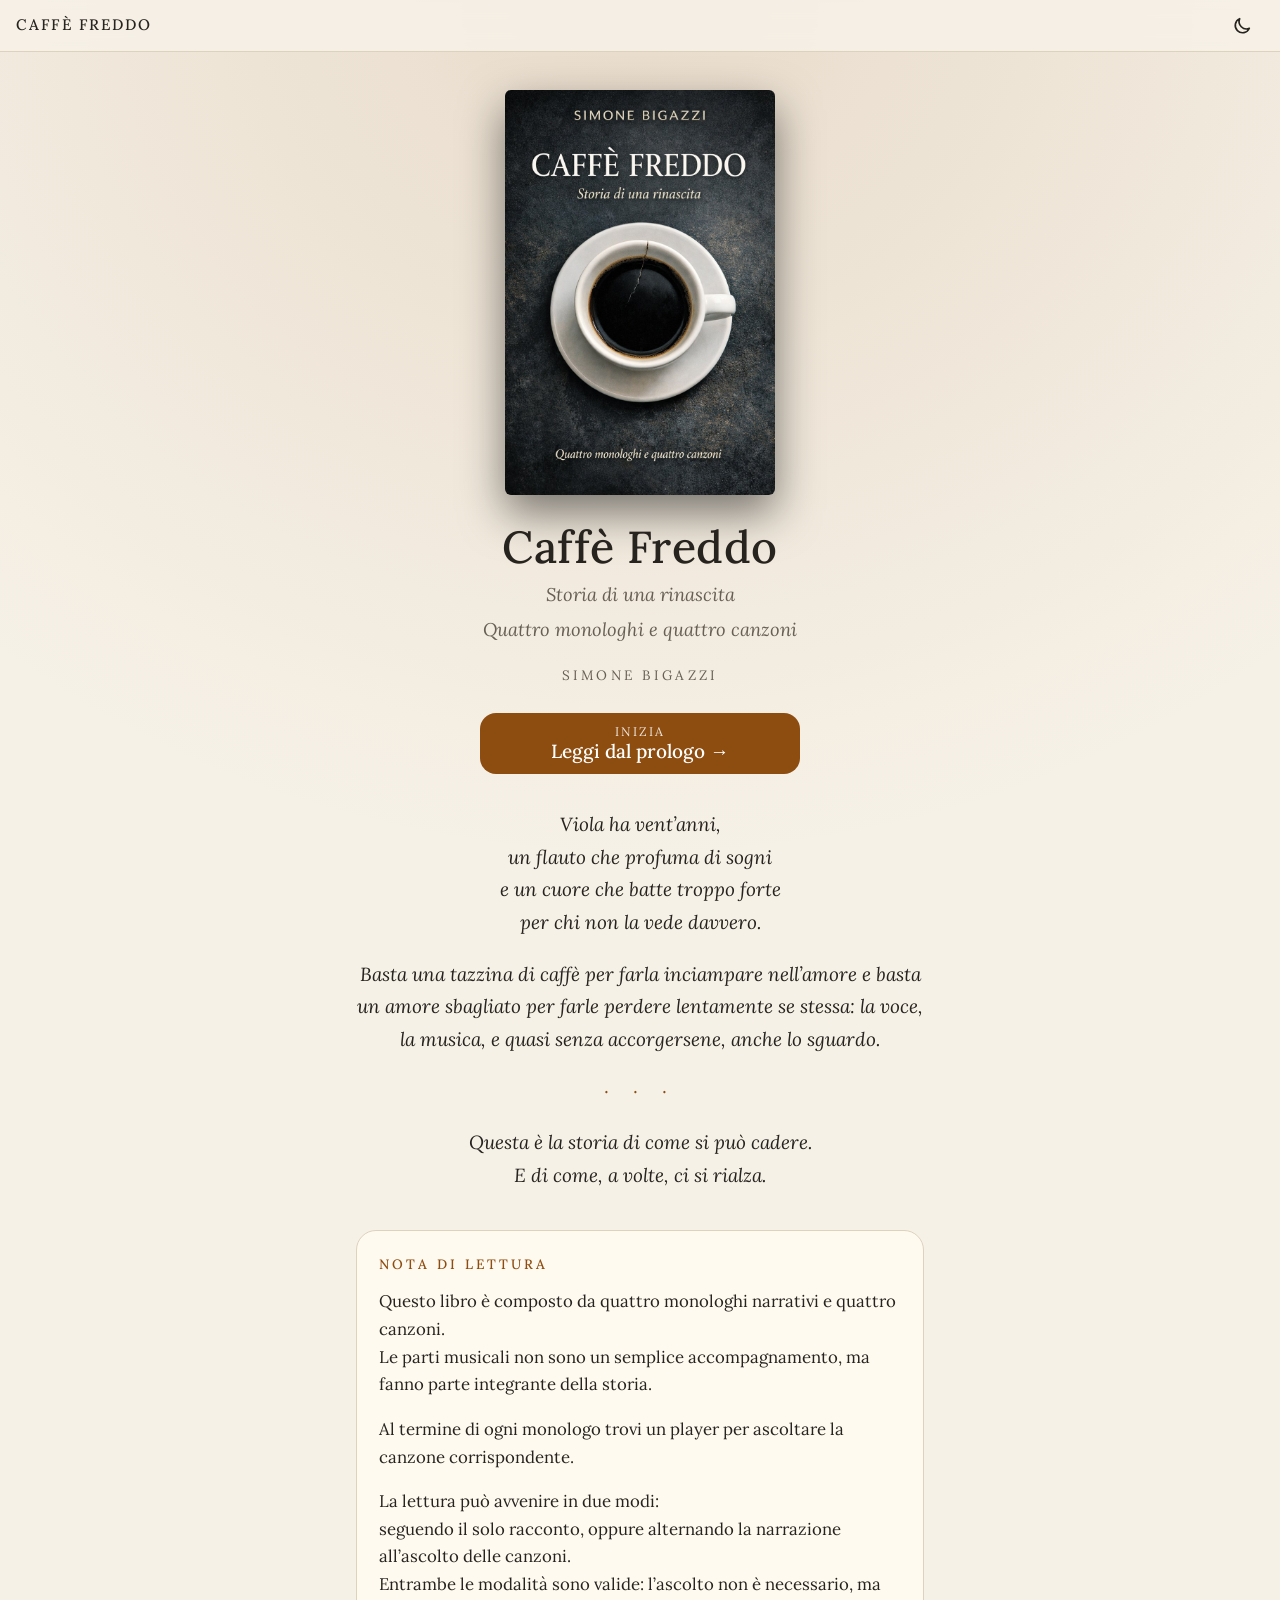
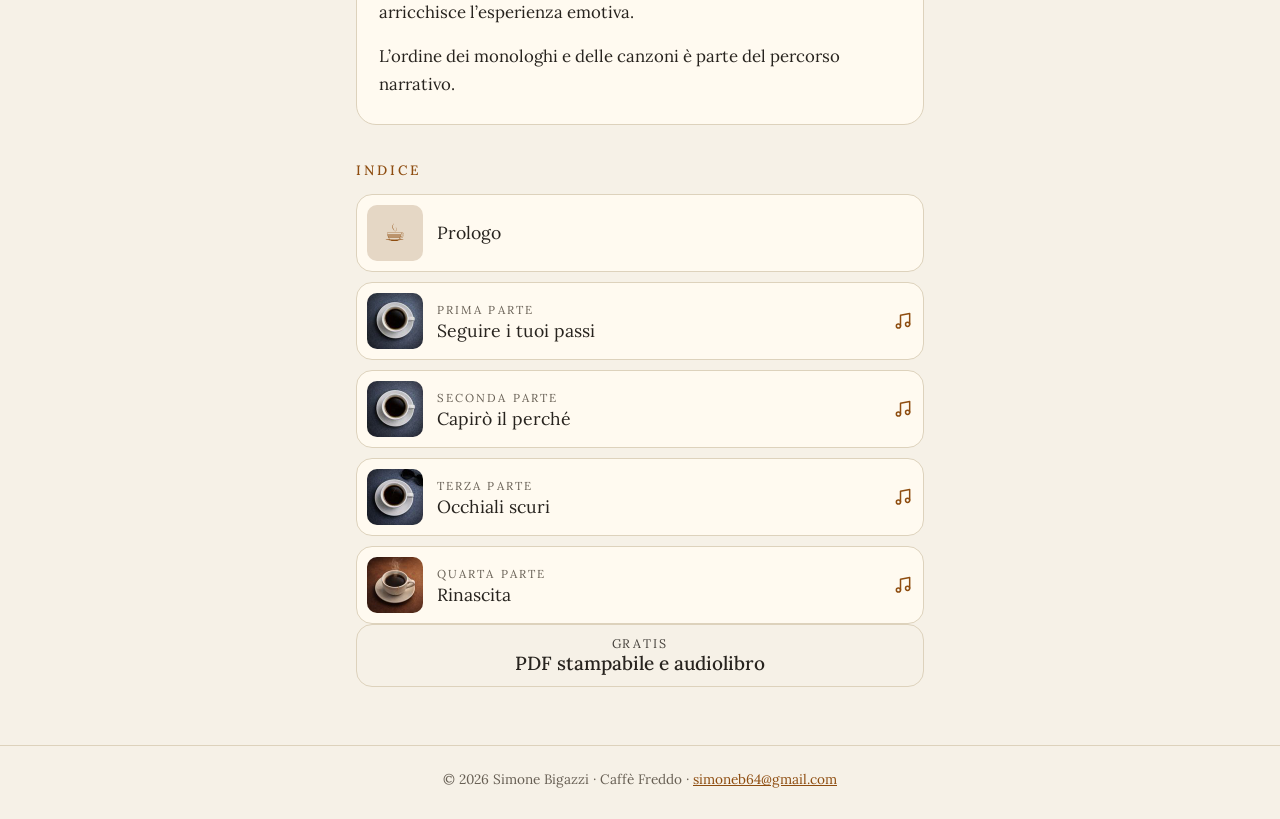
<file: index.html>
<!doctype html>
<html lang="it">
<head>
<meta charset="utf-8">
<meta name="viewport" content="width=device-width,initial-scale=1,viewport-fit=cover">
<title>Caffè Freddo · Storia di una rinascita</title>
<meta name="description" content="Caffè Freddo, Storia di una rinascita. Quattro monologhi e quattro canzoni da leggere e ascoltare. Di Simone Bigazzi.">
<meta name="author" content="Simone Bigazzi">
<meta name="theme-color" content="#12151b" media="(prefers-color-scheme: dark)">
<meta name="theme-color" content="#f6f1e7" media="(prefers-color-scheme: light)">
<link rel="icon" href="favicon.svg" type="image/svg+xml">
<link rel="preload" href="fonts/lora.woff2" as="font" type="font/woff2" crossorigin>
<link rel="stylesheet" href="css/style.css">
<meta property="og:type" content="book">
<meta property="og:locale" content="it_IT">
<meta property="og:site_name" content="Caffè Freddo">
<meta property="og:title" content="Caffè Freddo — Storia di una rinascita">
<meta property="og:description" content="Caffè Freddo, Storia di una rinascita. Quattro monologhi e quattro canzoni da leggere e ascoltare. Di Simone Bigazzi.">
<meta property="og:url" content="https://simone-neverstudio.github.io/caffe-freddo/index.html">
<meta property="og:image" content="https://simone-neverstudio.github.io/caffe-freddo/images/og.jpg">
<meta property="og:image:width" content="1200">
<meta property="og:image:height" content="630">
<meta name="twitter:card" content="summary_large_image">
<link rel="canonical" href="https://simone-neverstudio.github.io/caffe-freddo/index.html">
<script>try{var t=localStorage.getItem('cf-theme');if(t)document.documentElement.setAttribute('data-theme',t)}catch(e){}</script>
</head>
<body>
<div id="progress" aria-hidden="true"></div>
<header class="bar">
<a class="brand" href="index.html">Caffè Freddo</a>
<button id="theme" type="button" aria-label="Cambia tema"></button>
</header>
<main>
<section class="hero">
<img class="cover" src="images/cover.jpg" width="768" height="1152" alt="Copertina: Caffè Freddo, Storia di una rinascita, di Simone Bigazzi. Una tazzina di caffè incrinata." fetchpriority="high">
<h1>Caffè Freddo</h1>
<p class="sub">Storia di una rinascita</p>
<p class="sub">Quattro monologhi e quattro canzoni</p>
<p class="author">Simone Bigazzi</p>
<a class="btn primary" href="prologo.html"><small>Inizia</small><span>Leggi dal prologo →</span></a>
</section>
<div class="blurb">
<p>Viola ha vent’anni,<br>un flauto che profuma di sogni<br>e un cuore che batte troppo forte<br>per chi non la vede davvero.</p>
<p>Basta una tazzina di caffè per farla inciampare nell’amore e basta un amore sbagliato per farle perdere lentamente se stessa: la voce, la musica, e quasi senza accorgersene, anche lo sguardo.</p>
<p><span class="dots" aria-hidden="true">· · ·</span></p>
<p>Questa è la storia di come si può cadere.<br>E di come, a volte, ci si rialza.</p>
</div>
<section class="card" aria-labelledby="nota"><h2 id="nota">Nota di lettura</h2>
<p>Questo libro è composto da quattro monologhi narrativi e quattro canzoni.<br>Le parti musicali non sono un semplice accompagnamento, ma fanno parte integrante della storia.</p>
<p>Al termine di ogni monologo trovi un player per ascoltare la canzone corrispondente.</p>
<p>La lettura può avvenire in due modi:<br>seguendo il solo racconto, oppure alternando la narrazione all’ascolto delle canzoni.<br>Entrambe le modalità sono valide: l’ascolto non è necessario, ma arricchisce l’esperienza emotiva.</p>
<p>L’ordine dei monologhi e delle canzoni è parte del percorso narrativo.</p>
</section>
<h2 class="toc-title">Indice</h2>
<ol class="toc">
<li><a href="prologo.html"><span class="ph" aria-hidden="true">☕︎</span><span><span class="t">Prologo</span></span></a></li>
<li><a href="prima-parte.html"><img src="images/parte-01-thumb.jpg" width="56" height="56" alt="" loading="lazy"><span><span class="e">Prima parte</span><span class="t">Seguire i tuoi passi</span></span><span class="n" title="Con canzone"><svg viewBox="0 0 24 24" fill="none" stroke="currentColor" stroke-width="1.8" stroke-linecap="round" stroke-linejoin="round" aria-hidden="true"><path d="M9 18V5l11-2v13"/><circle cx="6.5" cy="18" r="2.5"/><circle cx="17.5" cy="16" r="2.5"/></svg></span></a></li>
<li><a href="seconda-parte.html"><img src="images/parte-02-thumb.jpg" width="56" height="56" alt="" loading="lazy"><span><span class="e">Seconda parte</span><span class="t">Capirò il perché</span></span><span class="n" title="Con canzone"><svg viewBox="0 0 24 24" fill="none" stroke="currentColor" stroke-width="1.8" stroke-linecap="round" stroke-linejoin="round" aria-hidden="true"><path d="M9 18V5l11-2v13"/><circle cx="6.5" cy="18" r="2.5"/><circle cx="17.5" cy="16" r="2.5"/></svg></span></a></li>
<li><a href="terza-parte.html"><img src="images/parte-03-thumb.jpg" width="56" height="56" alt="" loading="lazy"><span><span class="e">Terza parte</span><span class="t">Occhiali scuri</span></span><span class="n" title="Con canzone"><svg viewBox="0 0 24 24" fill="none" stroke="currentColor" stroke-width="1.8" stroke-linecap="round" stroke-linejoin="round" aria-hidden="true"><path d="M9 18V5l11-2v13"/><circle cx="6.5" cy="18" r="2.5"/><circle cx="17.5" cy="16" r="2.5"/></svg></span></a></li>
<li><a href="quarta-parte.html"><img src="images/parte-04-thumb.jpg" width="56" height="56" alt="" loading="lazy"><span><span class="e">Quarta parte</span><span class="t">Rinascita</span></span><span class="n" title="Con canzone"><svg viewBox="0 0 24 24" fill="none" stroke="currentColor" stroke-width="1.8" stroke-linecap="round" stroke-linejoin="round" aria-hidden="true"><path d="M9 18V5l11-2v13"/><circle cx="6.5" cy="18" r="2.5"/><circle cx="17.5" cy="16" r="2.5"/></svg></span></a></li>
</ol>
<p style="text-align:center;margin:0 0 34px"><a class="btn ghost" href="risorse.html"><small>Gratis</small><span>PDF stampabile e audiolibro</span></a></p>
</main>
<footer><p>© 2026 Simone Bigazzi · Caffè Freddo · <a href="mailto:simoneb64@gmail.com">simoneb64@gmail.com</a></p></footer>
<script src="js/app.js" defer></script>
</body>
</html>
</file>
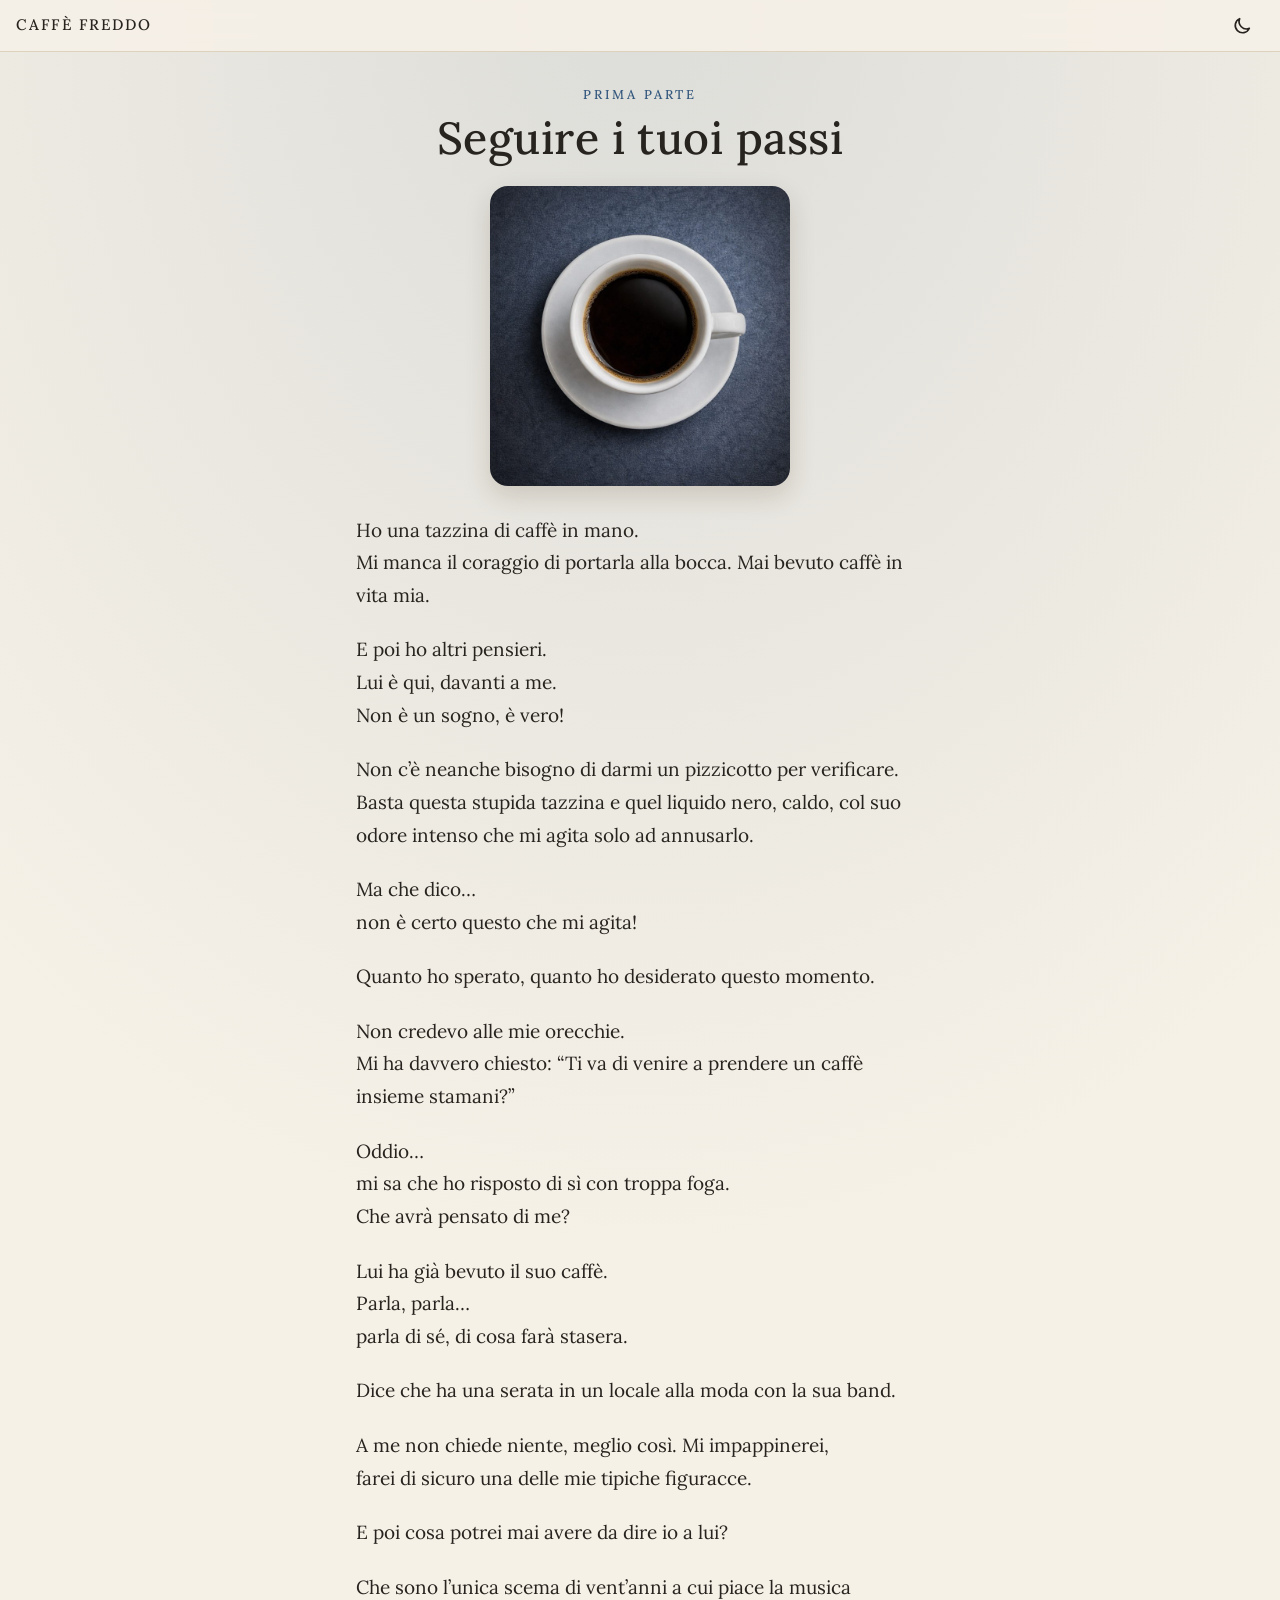
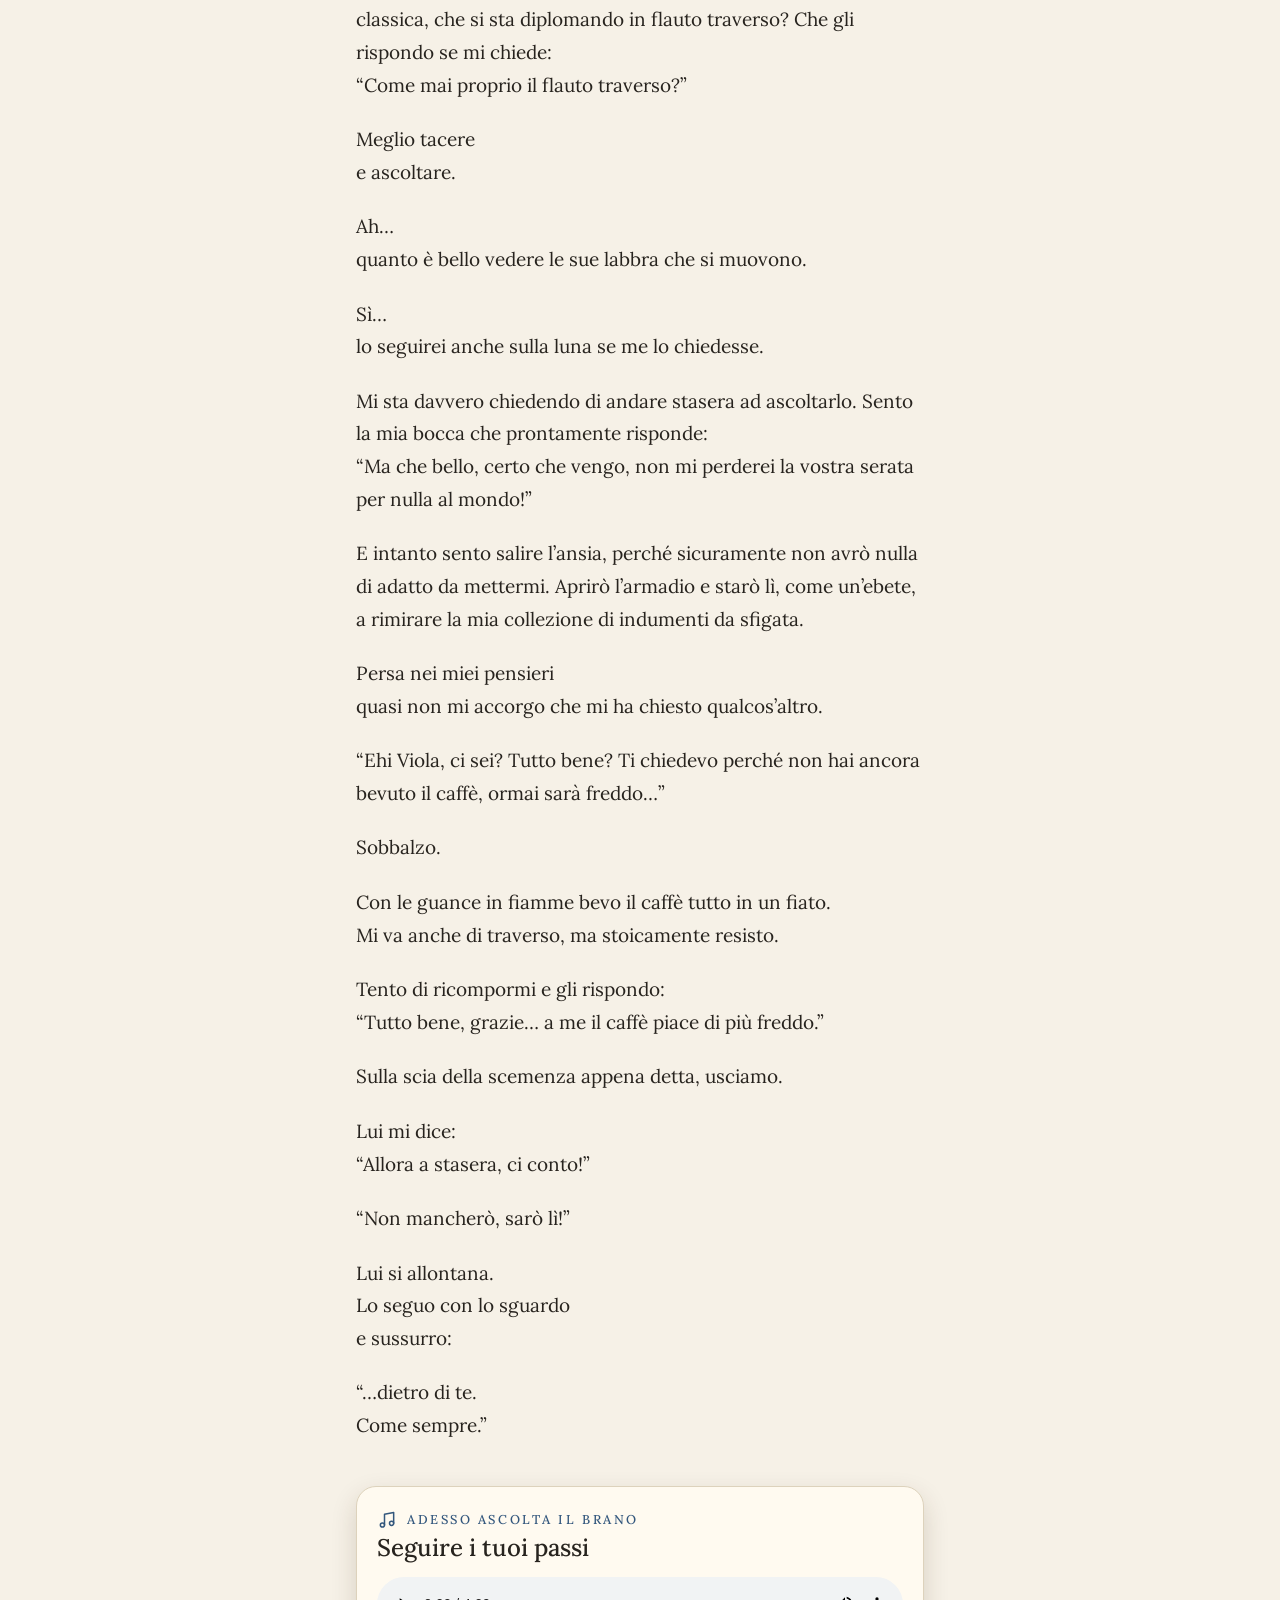
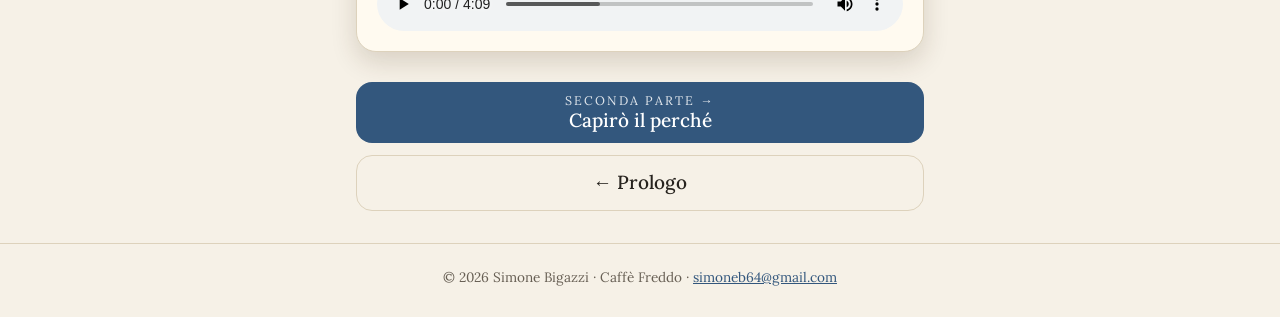
<file: prima-parte.html>
<!doctype html>
<html lang="it">
<head>
<meta charset="utf-8">
<meta name="viewport" content="width=device-width,initial-scale=1,viewport-fit=cover">
<title>Seguire i tuoi passi · Caffè Freddo</title>
<meta name="description" content="Caffè Freddo · Prima parte: Seguire i tuoi passi. Un monologo e una canzone. Di Simone Bigazzi.">
<meta name="author" content="Simone Bigazzi">
<meta name="theme-color" content="#12151b" media="(prefers-color-scheme: dark)">
<meta name="theme-color" content="#f6f1e7" media="(prefers-color-scheme: light)">
<link rel="icon" href="favicon.svg" type="image/svg+xml">
<link rel="preload" href="fonts/lora.woff2" as="font" type="font/woff2" crossorigin>
<link rel="stylesheet" href="css/style.css">
<meta property="og:type" content="book">
<meta property="og:locale" content="it_IT">
<meta property="og:site_name" content="Caffè Freddo">
<meta property="og:title" content="Seguire i tuoi passi · Caffè Freddo">
<meta property="og:description" content="Caffè Freddo · Prima parte: Seguire i tuoi passi. Un monologo e una canzone. Di Simone Bigazzi.">
<meta property="og:url" content="https://simone-neverstudio.github.io/caffe-freddo/prima-parte.html">
<meta property="og:image" content="https://simone-neverstudio.github.io/caffe-freddo/images/og.jpg">
<meta property="og:image:width" content="1200">
<meta property="og:image:height" content="630">
<meta name="twitter:card" content="summary_large_image">
<link rel="canonical" href="https://simone-neverstudio.github.io/caffe-freddo/prima-parte.html">
<script>try{var t=localStorage.getItem('cf-theme');if(t)document.documentElement.setAttribute('data-theme',t)}catch(e){}</script>
</head>
<body class="cool">
<div id="progress" aria-hidden="true"></div>
<header class="bar">
<a class="brand" href="index.html">Caffè Freddo</a>
<button id="theme" type="button" aria-label="Cambia tema"></button>
</header>
<main>
<article>
<div class="chapter-head">
<p class="eyebrow">Prima parte</p>
<h1>Seguire i tuoi passi</h1>
<img class="art" src="images/parte-01.jpg" width="768" height="768" alt="Una tazzina di caffè su un piattino" fetchpriority="high">
</div>
<div class="prose">
<p>Ho una tazzina di caffè in mano.<br>
Mi manca il coraggio di portarla alla bocca. Mai bevuto caffè in vita mia.</p>
<p>E poi ho altri pensieri.<br>
Lui è qui, davanti a me.<br>
Non è un sogno, è vero!</p>
<p>Non c’è neanche bisogno di darmi un pizzicotto per verificare.<br>
Basta questa stupida tazzina e quel liquido nero, caldo, col suo odore intenso che mi agita solo ad annusarlo.</p>
<p>Ma che dico…<br>
non è certo questo che mi agita!</p>
<p>Quanto ho sperato, quanto ho desiderato questo momento.</p>
<p>Non credevo alle mie orecchie.<br>
Mi ha davvero chiesto: “Ti va di venire a prendere un caffè insieme stamani?”</p>
<p>Oddio…<br>
mi sa che ho risposto di sì con troppa foga.<br>
Che avrà pensato di me?</p>
<p>Lui ha già bevuto il suo caffè.<br>
Parla, parla…<br>
parla di sé, di cosa farà stasera.</p>
<p>Dice che ha una serata in un locale alla moda con la sua band.</p>
<p>A me non chiede niente, meglio così. Mi impappinerei,<br>
farei di sicuro una delle mie tipiche figuracce.</p>
<p>E poi cosa potrei mai avere da dire io a lui?</p>
<p>Che sono l’unica scema di vent’anni a cui piace la musica classica, che si sta diplomando in flauto traverso? Che gli rispondo se mi chiede:<br>
“Come mai proprio il flauto traverso?”</p>
<p>Meglio tacere<br>
e ascoltare.</p>
<p>Ah…<br>
quanto è bello vedere le sue labbra che si muovono.</p>
<p>Sì…<br>
lo seguirei anche sulla luna se me lo chiedesse.</p>
<p>Mi sta davvero chiedendo di andare stasera ad ascoltarlo. Sento la mia bocca che prontamente risponde:<br>
“Ma che bello, certo che vengo, non mi perderei la vostra serata per nulla al mondo!”</p>
<p>E intanto sento salire l’ansia, perché sicuramente non avrò nulla di adatto da mettermi. Aprirò l’armadio e starò lì, come un’ebete, a rimirare la mia collezione di indumenti da sfigata.</p>
<p>Persa nei miei pensieri<br>
quasi non mi accorgo che mi ha chiesto qualcos’altro.</p>
<p>“Ehi Viola, ci sei? Tutto bene? Ti chiedevo perché non hai ancora bevuto il caffè, ormai sarà freddo…”</p>
<p>Sobbalzo.</p>
<p>Con le guance in fiamme bevo il caffè tutto in un fiato.<br>
Mi va anche di traverso, ma stoicamente resisto.</p>
<p>Tento di ricompormi e gli rispondo:<br>
“Tutto bene, grazie… a me il caffè piace di più freddo.”</p>
<p>Sulla scia della scemenza appena detta, usciamo.</p>
<p>Lui mi dice:<br>
“Allora a stasera, ci conto!”</p>
<p>“Non mancherò, sarò lì!”</p>
<p>Lui si allontana.<br>
Lo seguo con lo sguardo<br>
e sussurro:</p>
<p>“…dietro di te.<br>
Come sempre.”</p>
</div>
<section class="song" aria-label="Canzone: Seguire i tuoi passi">
<p class="song-label"><svg viewBox="0 0 24 24" fill="none" stroke="currentColor" stroke-width="1.8" stroke-linecap="round" stroke-linejoin="round" aria-hidden="true"><path d="M9 18V5l11-2v13"/><circle cx="6.5" cy="18" r="2.5"/><circle cx="17.5" cy="16" r="2.5"/></svg><span>Adesso ascolta il brano</span></p>
<h2 class="song-title">Seguire i tuoi passi</h2>
<audio controls preload="metadata" src="audio/01-seguire-i-tuoi-passi.mp3" data-title="Seguire i tuoi passi" data-art="images/parte-01.jpg">
Il tuo browser non supporta la riproduzione audio.
</audio>
<p class="song-note" hidden>La canzone non è ancora disponibile. Riprova tra poco.</p>
</section>
</article>
<nav class="pager" aria-label="Navigazione">
<a class="btn primary" href="seconda-parte.html"><small>Seconda parte →</small><span>Capirò il perché</span></a>
<a class="btn ghost" href="prologo.html"><span>← Prologo</span></a>
</nav>
</main>
<footer><p>© 2026 Simone Bigazzi · Caffè Freddo · <a href="mailto:simoneb64@gmail.com">simoneb64@gmail.com</a></p></footer>
<script src="js/app.js" defer></script>
</body>
</html>
</file>
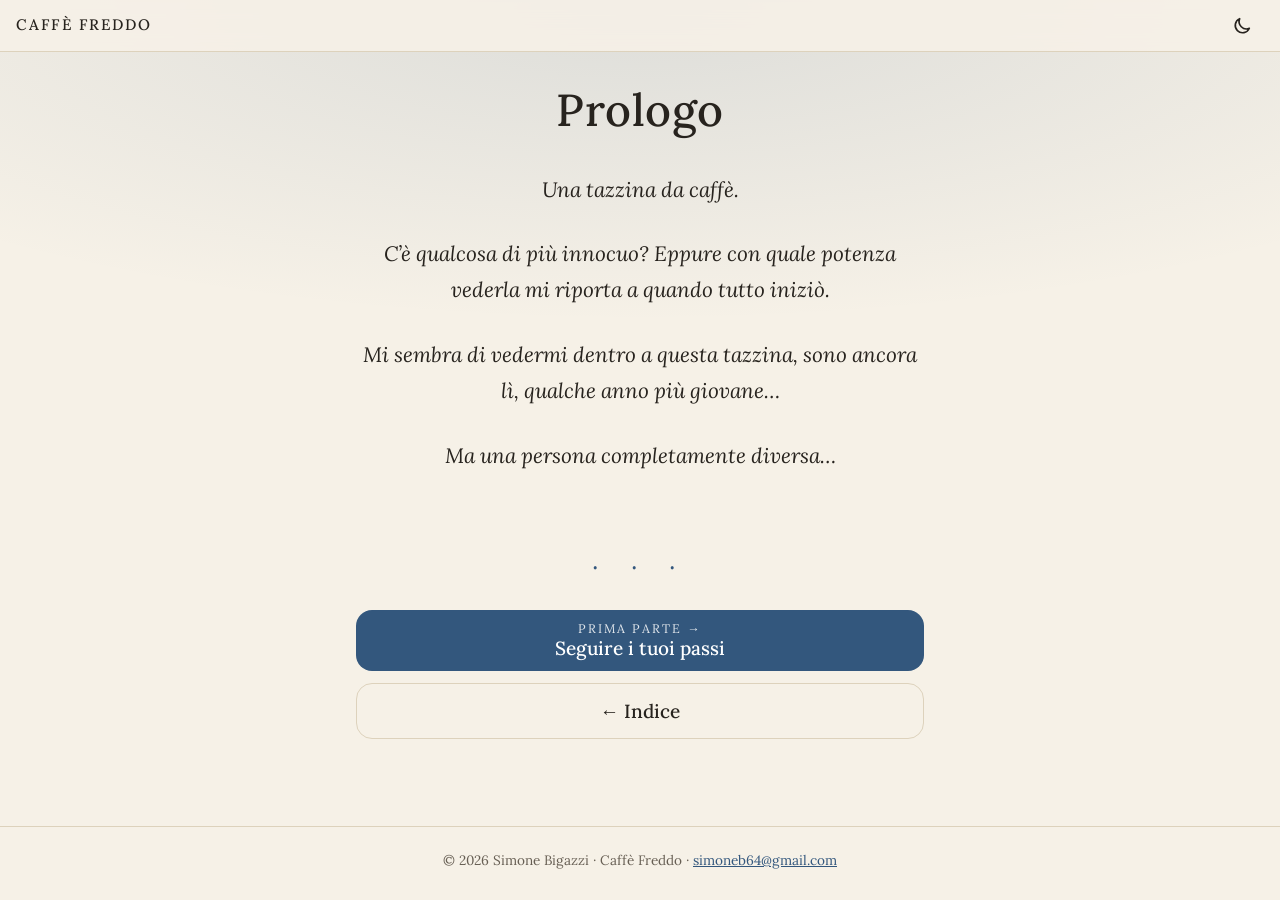
<file: prologo.html>
<!doctype html>
<html lang="it">
<head>
<meta charset="utf-8">
<meta name="viewport" content="width=device-width,initial-scale=1,viewport-fit=cover">
<title>Prologo · Caffè Freddo</title>
<meta name="description" content="Caffè Freddo, Storia di una rinascita. Prologo. Di Simone Bigazzi.">
<meta name="author" content="Simone Bigazzi">
<meta name="theme-color" content="#12151b" media="(prefers-color-scheme: dark)">
<meta name="theme-color" content="#f6f1e7" media="(prefers-color-scheme: light)">
<link rel="icon" href="favicon.svg" type="image/svg+xml">
<link rel="preload" href="fonts/lora.woff2" as="font" type="font/woff2" crossorigin>
<link rel="stylesheet" href="css/style.css">
<meta property="og:type" content="book">
<meta property="og:locale" content="it_IT">
<meta property="og:site_name" content="Caffè Freddo">
<meta property="og:title" content="Prologo · Caffè Freddo">
<meta property="og:description" content="Caffè Freddo, Storia di una rinascita. Prologo. Di Simone Bigazzi.">
<meta property="og:url" content="https://simone-neverstudio.github.io/caffe-freddo/prologo.html">
<meta property="og:image" content="https://simone-neverstudio.github.io/caffe-freddo/images/og.jpg">
<meta property="og:image:width" content="1200">
<meta property="og:image:height" content="630">
<meta name="twitter:card" content="summary_large_image">
<link rel="canonical" href="https://simone-neverstudio.github.io/caffe-freddo/prologo.html">
<script>try{var t=localStorage.getItem('cf-theme');if(t)document.documentElement.setAttribute('data-theme',t)}catch(e){}</script>
</head>
<body class="cool">
<div id="progress" aria-hidden="true"></div>
<header class="bar">
<a class="brand" href="index.html">Caffè Freddo</a>
<button id="theme" type="button" aria-label="Cambia tema"></button>
</header>
<main>
<article>
<div class="chapter-head">
<h1>Prologo</h1>
</div>
<div class="prose prologue">
<p>Una tazzina da caffè.</p>
<p>C’è qualcosa di più innocuo? Eppure con quale potenza vederla mi riporta a quando tutto iniziò.</p>
<p>Mi sembra di vedermi dentro a questa tazzina, sono ancora lì, qualche anno più giovane…</p>
<p>Ma una persona completamente diversa…</p>
</div>
<p class="fine" aria-hidden="true">· · ·</p>
</article>
<nav class="pager" aria-label="Navigazione">
<a class="btn primary" href="prima-parte.html"><small>Prima parte →</small><span>Seguire i tuoi passi</span></a>
<a class="btn ghost" href="index.html"><span>← Indice</span></a>
</nav>
</main>
<footer><p>© 2026 Simone Bigazzi · Caffè Freddo · <a href="mailto:simoneb64@gmail.com">simoneb64@gmail.com</a></p></footer>
<script src="js/app.js" defer></script>
</body>
</html>
</file>
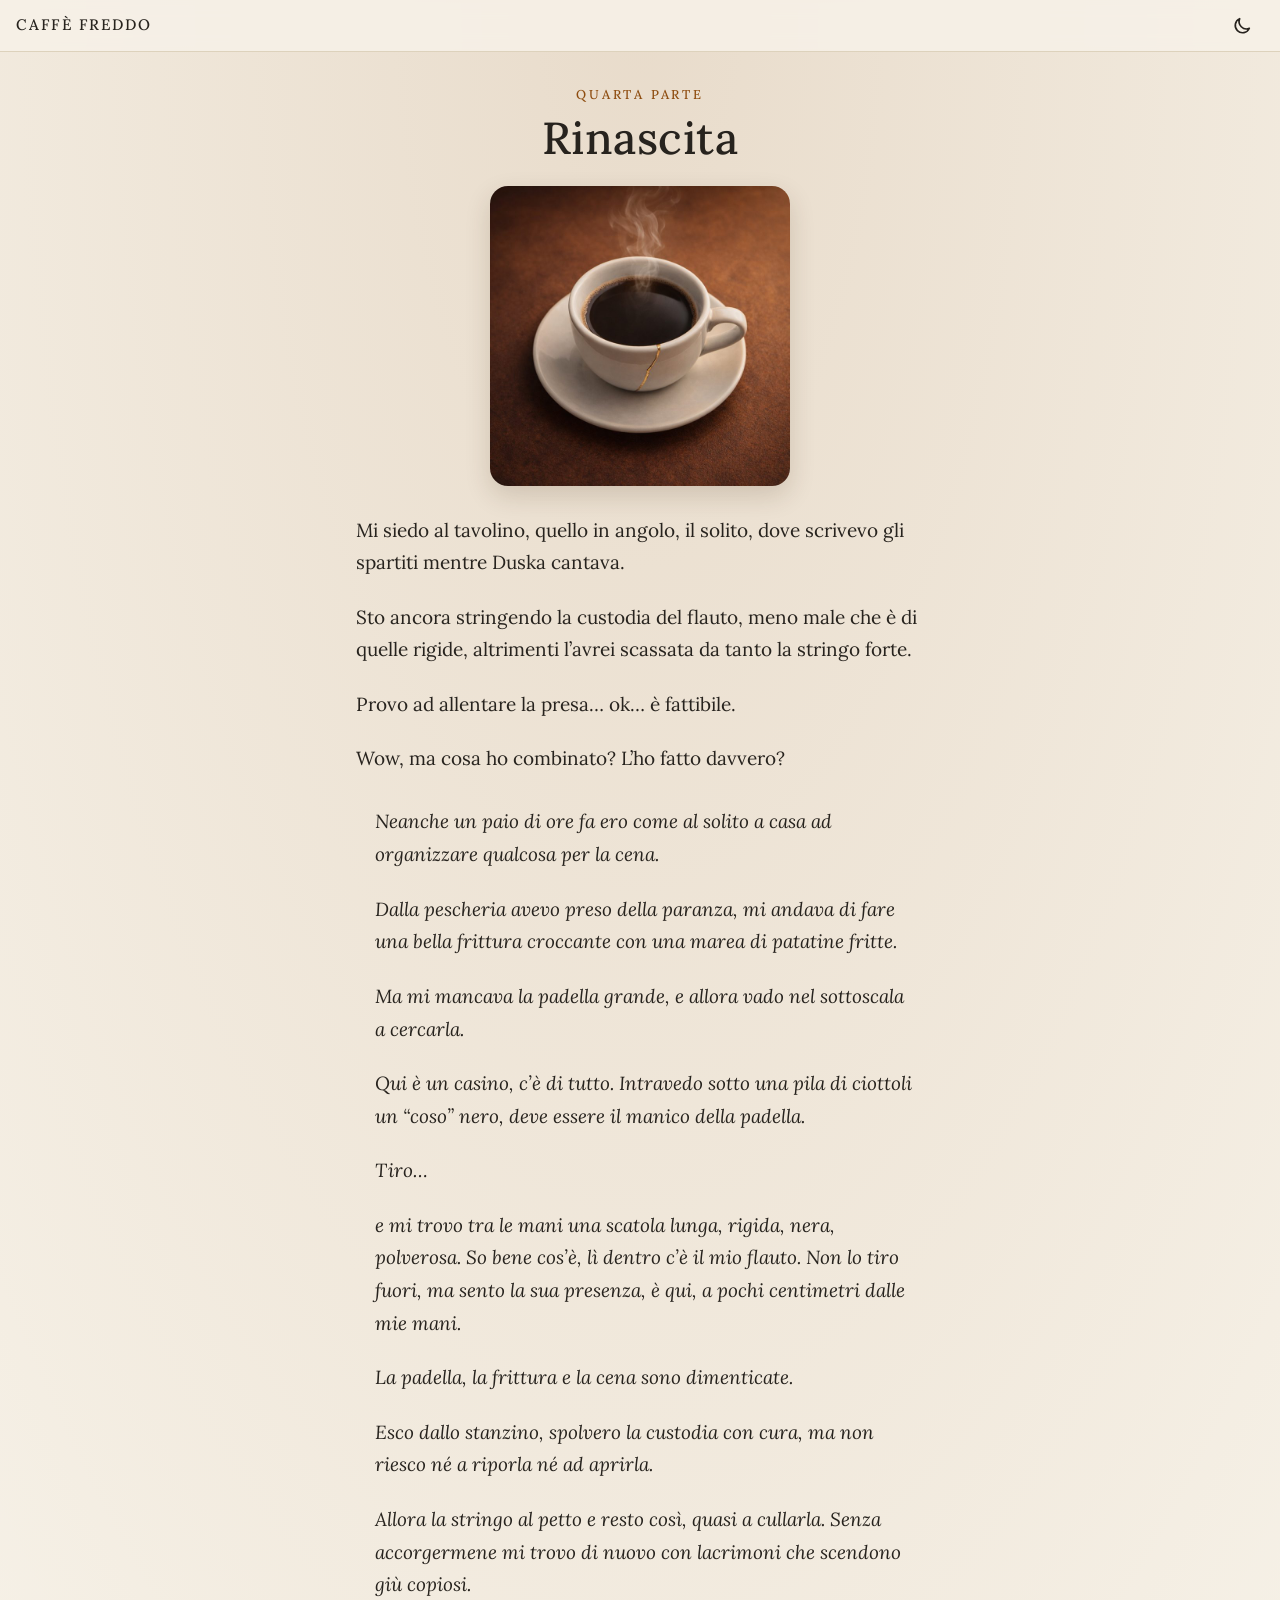
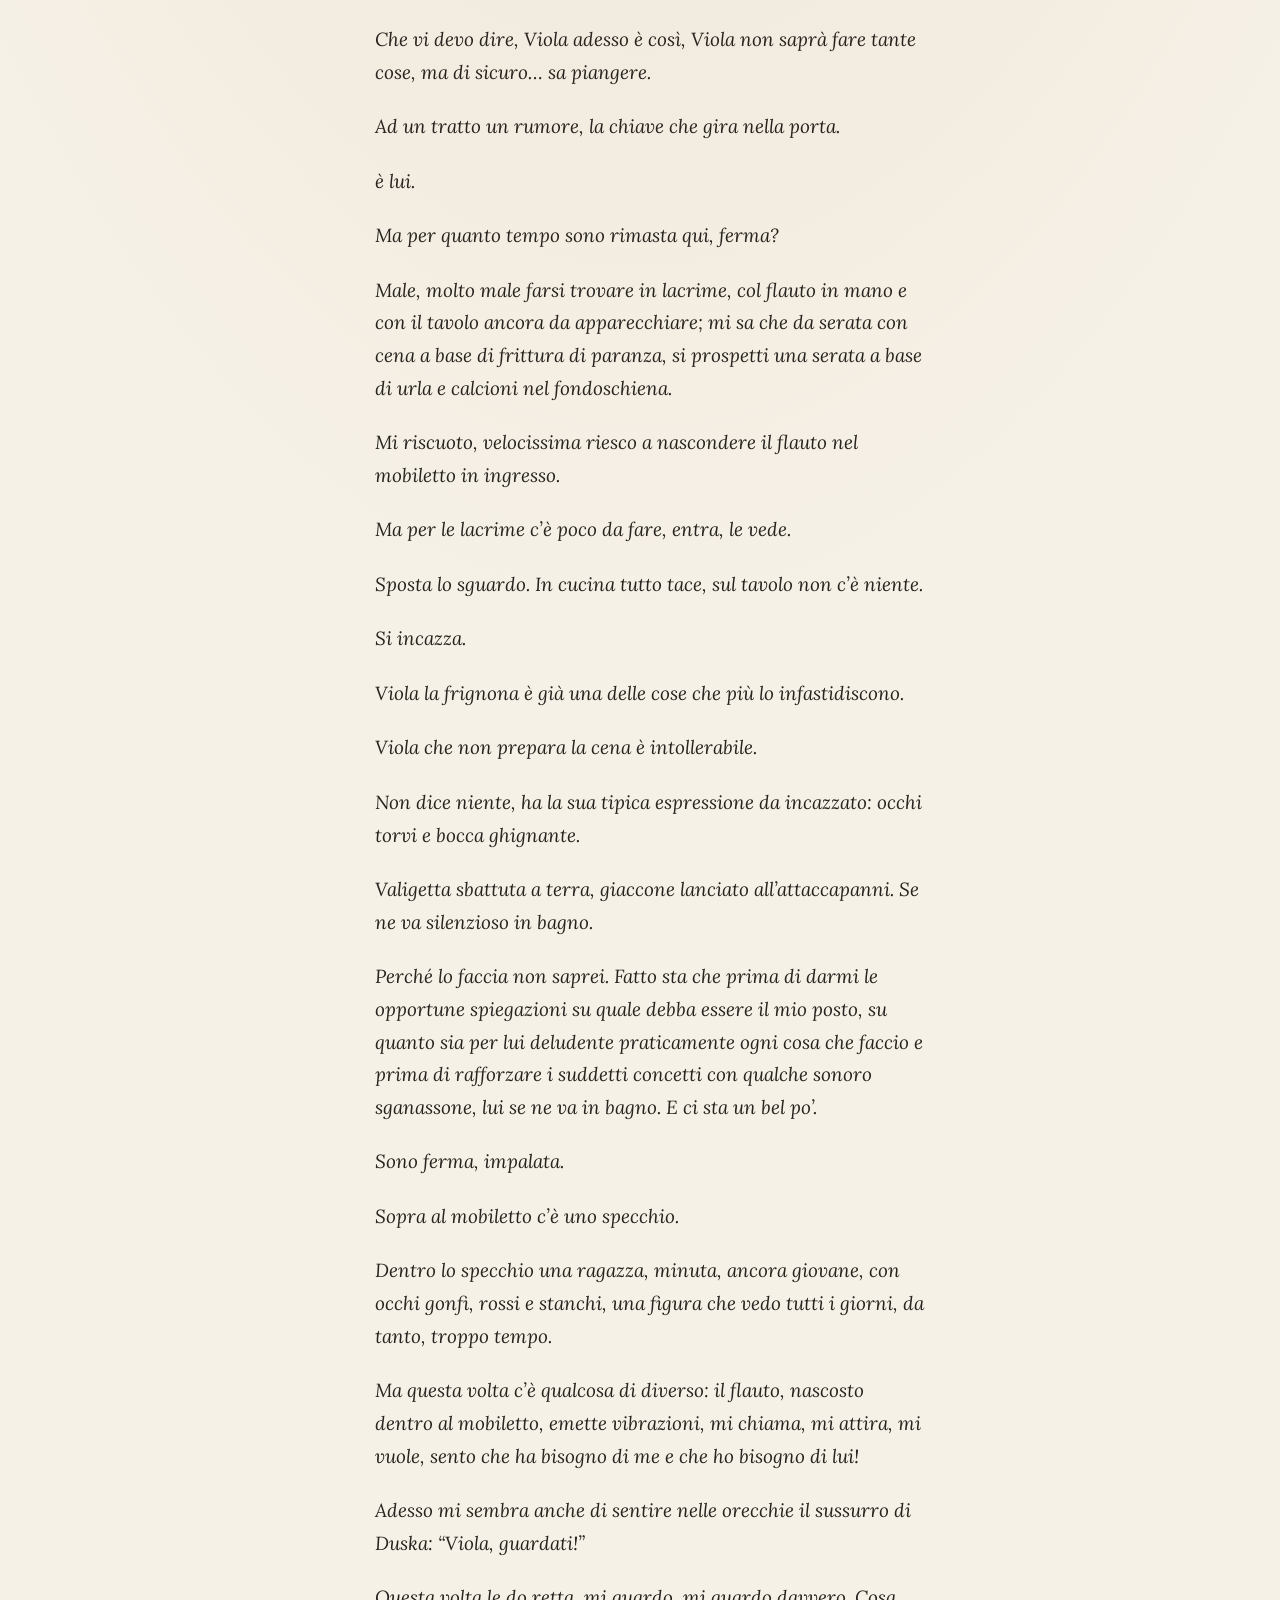
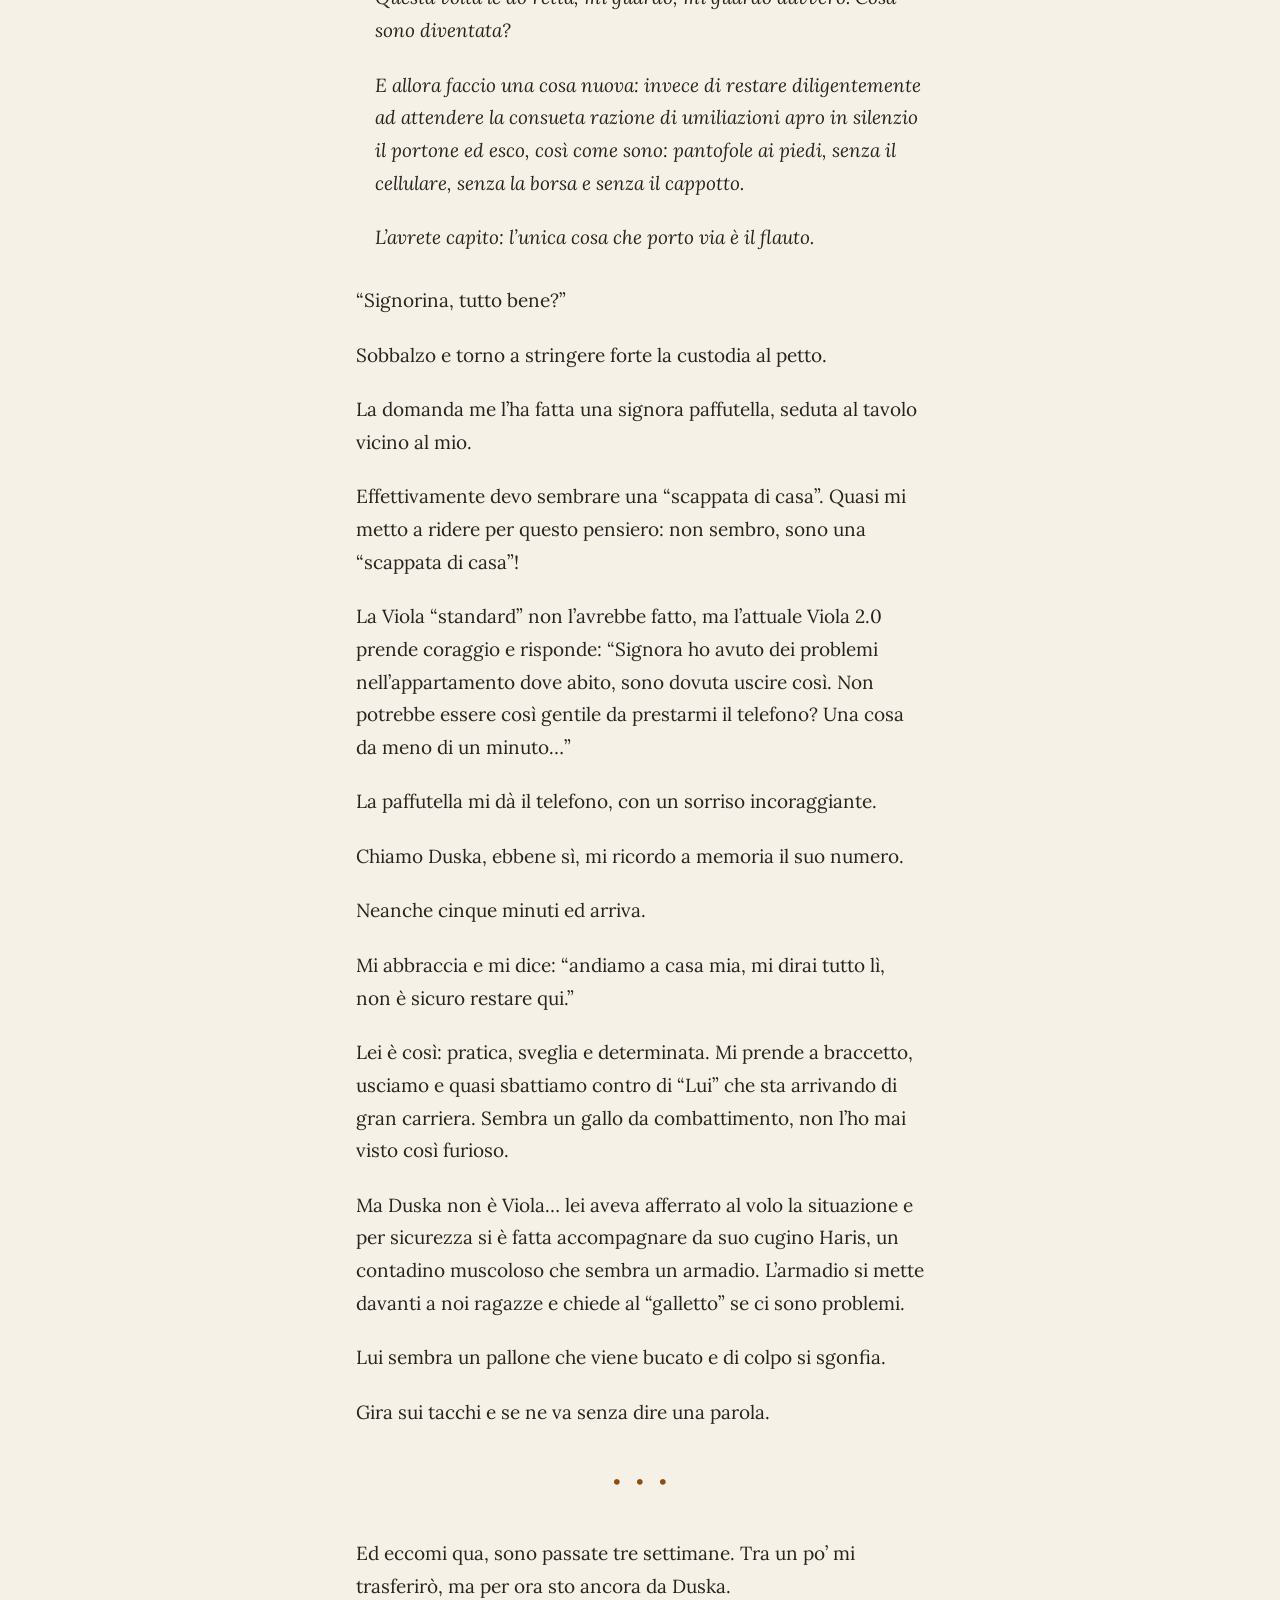
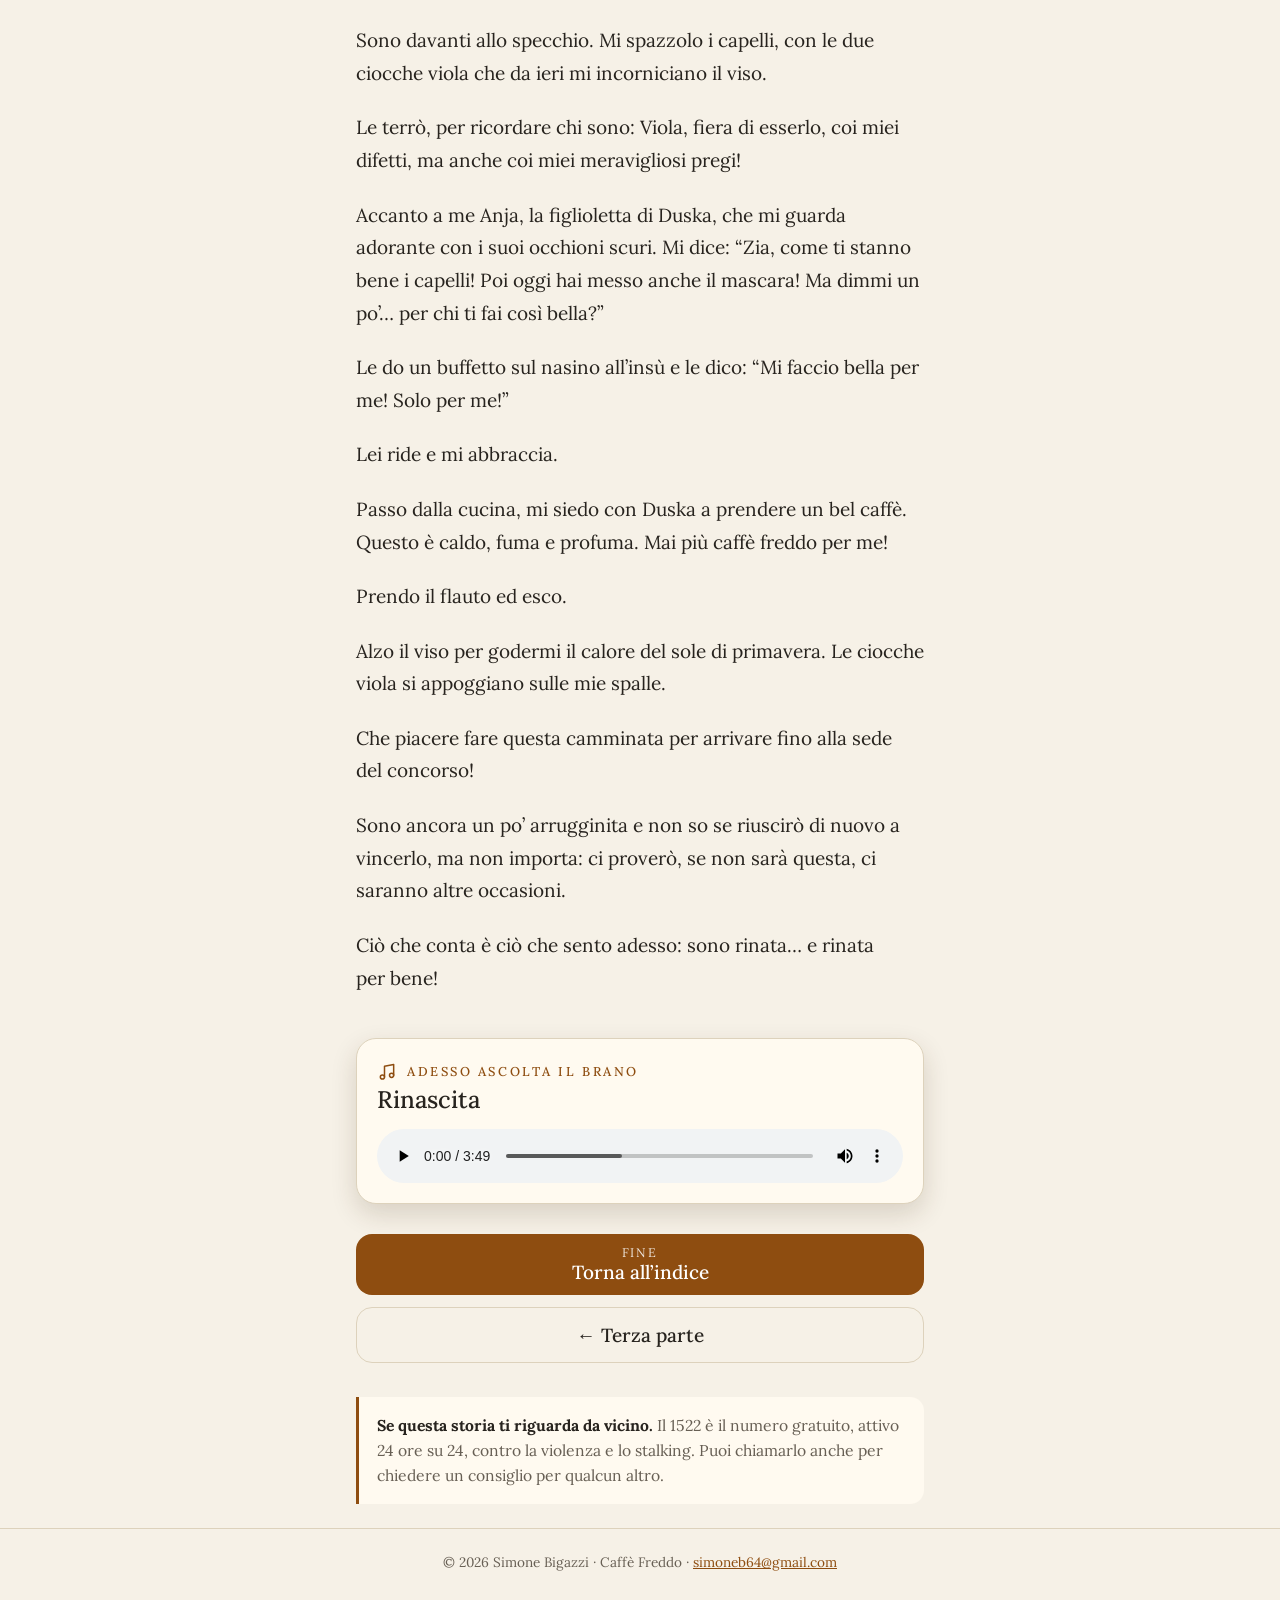
<file: quarta-parte.html>
<!doctype html>
<html lang="it">
<head>
<meta charset="utf-8">
<meta name="viewport" content="width=device-width,initial-scale=1,viewport-fit=cover">
<title>Rinascita · Caffè Freddo</title>
<meta name="description" content="Caffè Freddo · Quarta parte: Rinascita. Un monologo e una canzone. Di Simone Bigazzi.">
<meta name="author" content="Simone Bigazzi">
<meta name="theme-color" content="#12151b" media="(prefers-color-scheme: dark)">
<meta name="theme-color" content="#f6f1e7" media="(prefers-color-scheme: light)">
<link rel="icon" href="favicon.svg" type="image/svg+xml">
<link rel="preload" href="fonts/lora.woff2" as="font" type="font/woff2" crossorigin>
<link rel="stylesheet" href="css/style.css">
<meta property="og:type" content="book">
<meta property="og:locale" content="it_IT">
<meta property="og:site_name" content="Caffè Freddo">
<meta property="og:title" content="Rinascita · Caffè Freddo">
<meta property="og:description" content="Caffè Freddo · Quarta parte: Rinascita. Un monologo e una canzone. Di Simone Bigazzi.">
<meta property="og:url" content="https://simone-neverstudio.github.io/caffe-freddo/quarta-parte.html">
<meta property="og:image" content="https://simone-neverstudio.github.io/caffe-freddo/images/og.jpg">
<meta property="og:image:width" content="1200">
<meta property="og:image:height" content="630">
<meta name="twitter:card" content="summary_large_image">
<link rel="canonical" href="https://simone-neverstudio.github.io/caffe-freddo/quarta-parte.html">
<script>try{var t=localStorage.getItem('cf-theme');if(t)document.documentElement.setAttribute('data-theme',t)}catch(e){}</script>
</head>
<body>
<div id="progress" aria-hidden="true"></div>
<header class="bar">
<a class="brand" href="index.html">Caffè Freddo</a>
<button id="theme" type="button" aria-label="Cambia tema"></button>
</header>
<main>
<article>
<div class="chapter-head">
<p class="eyebrow">Quarta parte</p>
<h1>Rinascita</h1>
<img class="art" src="images/parte-04.jpg" width="768" height="768" alt="Una tazzina di caffè fumante" fetchpriority="high">
</div>
<div class="prose">
<p>Mi siedo al tavolino, quello in angolo, il solito, dove scrivevo gli spartiti mentre Duska cantava.</p>
<p>Sto ancora stringendo la custodia del flauto, meno male che è di quelle rigide, altrimenti l’avrei scassata da tanto la stringo forte.</p>
<p>Provo ad allentare la presa… ok… è fattibile.</p>
<p>Wow, ma cosa ho combinato? L’ho fatto davvero?</p>
  <div class="flashback" role="group" aria-label="Flashback">
<p>Neanche un paio di ore fa ero come al solito a casa ad organizzare qualcosa per la cena.</p>
<p>Dalla pescheria avevo preso della paranza, mi andava di fare una bella frittura croccante con una marea di patatine fritte.</p>
<p>Ma mi mancava la padella grande, e allora vado nel sottoscala a cercarla.</p>
<p>Qui è un casino, c’è di tutto. Intravedo sotto una pila di ciottoli un “coso” nero, deve essere il manico della padella.</p>
<p>Tiro…</p>
<p>e mi trovo tra le mani una scatola lunga, rigida, nera, polverosa. So bene cos’è, lì dentro c’è il mio flauto. Non lo tiro fuori, ma sento la sua presenza, è qui, a pochi centimetri dalle mie mani.</p>
<p>La padella, la frittura e la cena sono dimenticate.</p>
<p>Esco dallo stanzino, spolvero la custodia con cura, ma non riesco né a riporla né ad aprirla.</p>
<p>Allora la stringo al petto e resto così, quasi a cullarla. Senza accorgermene mi trovo di nuovo con lacrimoni che scendono giù copiosi.</p>
<p>Che vi devo dire, Viola adesso è così, Viola non saprà fare tante cose, ma di sicuro… sa piangere.</p>
<p>Ad un tratto un rumore, la chiave che gira nella porta.</p>
<p>è lui.</p>
<p>Ma per quanto tempo sono rimasta qui, ferma?</p>
<p>Male, molto male farsi trovare in lacrime, col flauto in mano e con il tavolo ancora da apparecchiare; mi sa che da serata con cena a base di frittura di paranza, si prospetti una serata a base di urla e calcioni nel fondoschiena.</p>
<p>Mi riscuoto, velocissima riesco a nascondere il flauto nel mobiletto in ingresso.</p>
<p>Ma per le lacrime c’è poco da fare, entra, le vede.</p>
<p>Sposta lo sguardo. In cucina tutto tace, sul tavolo non c’è niente.</p>
<p>Si incazza.</p>
<p>Viola la frignona è già una delle cose che più lo infastidiscono.</p>
<p>Viola che non prepara la cena è intollerabile.</p>
<p>Non dice niente, ha la sua tipica espressione da incazzato: occhi torvi e bocca ghignante.</p>
<p>Valigetta sbattuta a terra, giaccone lanciato all’attaccapanni. Se ne va silenzioso in bagno.</p>
<p>Perché lo faccia non saprei. Fatto sta che prima di darmi le opportune spiegazioni su quale debba essere il mio posto, su quanto sia per lui deludente praticamente ogni cosa che faccio e prima di rafforzare i suddetti concetti con qualche sonoro sganassone, lui se ne va in bagno. E ci sta un bel po’.</p>
<p>Sono ferma, impalata.</p>
<p>Sopra al mobiletto c’è uno specchio.</p>
<p>Dentro lo specchio una ragazza, minuta, ancora giovane, con occhi gonfi, rossi e stanchi, una figura che vedo tutti i giorni, da tanto, troppo tempo.</p>
<p>Ma questa volta c’è qualcosa di diverso: il flauto, nascosto dentro al mobiletto, emette vibrazioni, mi chiama, mi attira, mi vuole, sento che ha bisogno di me e che ho bisogno di lui!</p>
<p>Adesso mi sembra anche di sentire nelle orecchie il sussurro di Duska: “Viola, guardati!”</p>
<p>Questa volta le do retta, mi guardo, mi guardo davvero. Cosa sono diventata?</p>
<p>E allora faccio una cosa nuova: invece di restare diligentemente ad attendere la consueta razione di umiliazioni apro in silenzio il portone ed esco, così come sono: pantofole ai piedi, senza il cellulare, senza la borsa e senza il cappotto.</p>
<p>L’avrete capito: l’unica cosa che porto via è il flauto.</p>
  </div>
<p>“Signorina, tutto bene?”</p>
<p>Sobbalzo e torno a stringere forte la custodia al petto.</p>
<p>La domanda me l’ha fatta una signora paffutella, seduta al tavolo vicino al mio.</p>
<p>Effettivamente devo sembrare una “scappata di casa”. Quasi mi metto a ridere per questo pensiero: non sembro, sono una “scappata di casa”!</p>
<p>La Viola “standard” non l’avrebbe fatto, ma l’attuale Viola 2.0 prende coraggio e risponde: “Signora ho avuto dei problemi nell’appartamento dove abito, sono dovuta uscire così. Non potrebbe essere così gentile da prestarmi il telefono? Una cosa da meno di un minuto…”</p>
<p>La paffutella mi dà il telefono, con un sorriso incoraggiante.</p>
<p>Chiamo Duska, ebbene sì, mi ricordo a memoria il suo numero.</p>
<p>Neanche cinque minuti ed arriva.</p>
<p>Mi abbraccia e mi dice: “andiamo a casa mia, mi dirai tutto lì, non è sicuro restare qui.”</p>
<p>Lei è così: pratica, sveglia e determinata. Mi prende a braccetto, usciamo e quasi sbattiamo contro di “Lui” che sta arrivando di gran carriera. Sembra un gallo da combattimento, non l’ho mai visto così furioso.</p>
<p>Ma Duska non è Viola… lei aveva afferrato al volo la situazione e per sicurezza si è fatta accompagnare da suo cugino Haris, un contadino muscoloso che sembra un armadio. L’armadio si mette davanti a noi ragazze e chiede al “galletto” se ci sono problemi.</p>
<p>Lui sembra un pallone che viene bucato e di colpo si sgonfia.</p>
<p>Gira sui tacchi e se ne va senza dire una parola.</p>
  <p class="scene-break" aria-hidden="true">•••</p>
<p>Ed eccomi qua, sono passate tre settimane. Tra un po’ mi trasferirò, ma per ora sto ancora da Duska.</p>
<p>Sono davanti allo specchio. Mi spazzolo i capelli, con le due ciocche viola che da ieri mi incorniciano il viso.</p>
<p>Le terrò, per ricordare chi sono: Viola, fiera di esserlo, coi miei difetti, ma anche coi miei meravigliosi pregi!</p>
<p>Accanto a me Anja, la figlioletta di Duska, che mi guarda adorante con i suoi occhioni scuri. Mi dice: “Zia, come ti stanno bene i capelli! Poi oggi hai messo anche il mascara! Ma dimmi un po’… per chi ti fai così bella?”</p>
<p>Le do un buffetto sul nasino all’insù e le dico: “Mi faccio bella per me! Solo per me!”</p>
<p>Lei ride e mi abbraccia.</p>
<p>Passo dalla cucina, mi siedo con Duska a prendere un bel caffè. Questo è caldo, fuma e profuma. Mai più caffè freddo per me!</p>
<p>Prendo il flauto ed esco.</p>
<p>Alzo il viso per godermi il calore del sole di primavera. Le ciocche viola si appoggiano sulle mie spalle.</p>
<p>Che piacere fare questa camminata per arrivare fino alla sede del concorso!</p>
<p>Sono ancora un po’ arrugginita e non so se riuscirò di nuovo a vincerlo, ma non importa: ci proverò, se non sarà questa, ci saranno altre occasioni.</p>
<p>Ciò che conta è ciò che sento adesso: sono rinata… e rinata per bene!</p>
</div>
<section class="song" aria-label="Canzone: Rinascita">
<p class="song-label"><svg viewBox="0 0 24 24" fill="none" stroke="currentColor" stroke-width="1.8" stroke-linecap="round" stroke-linejoin="round" aria-hidden="true"><path d="M9 18V5l11-2v13"/><circle cx="6.5" cy="18" r="2.5"/><circle cx="17.5" cy="16" r="2.5"/></svg><span>Adesso ascolta il brano</span></p>
<h2 class="song-title">Rinascita</h2>
<audio controls preload="metadata" src="audio/04-rinascita.mp3" data-title="Rinascita" data-art="images/parte-04.jpg">
Il tuo browser non supporta la riproduzione audio.
</audio>
<p class="song-note" hidden>La canzone non è ancora disponibile. Riprova tra poco.</p>
</section>
</article>
<nav class="pager" aria-label="Navigazione">
<a class="btn primary" href="index.html"><small>Fine</small><span>Torna all’indice</span></a>
<a class="btn ghost" href="terza-parte.html"><span>← Terza parte</span></a>
</nav>
<aside class="aid">
<strong>Se questa storia ti riguarda da vicino.</strong> Il 1522 è il numero gratuito, attivo 24 ore su 24, contro la violenza e lo stalking.
Puoi chiamarlo anche per chiedere un consiglio per qualcun altro.
</aside>
</main>
<footer><p>© 2026 Simone Bigazzi · Caffè Freddo · <a href="mailto:simoneb64@gmail.com">simoneb64@gmail.com</a></p></footer>
<script src="js/app.js" defer></script>
</body>
</html>
</file>
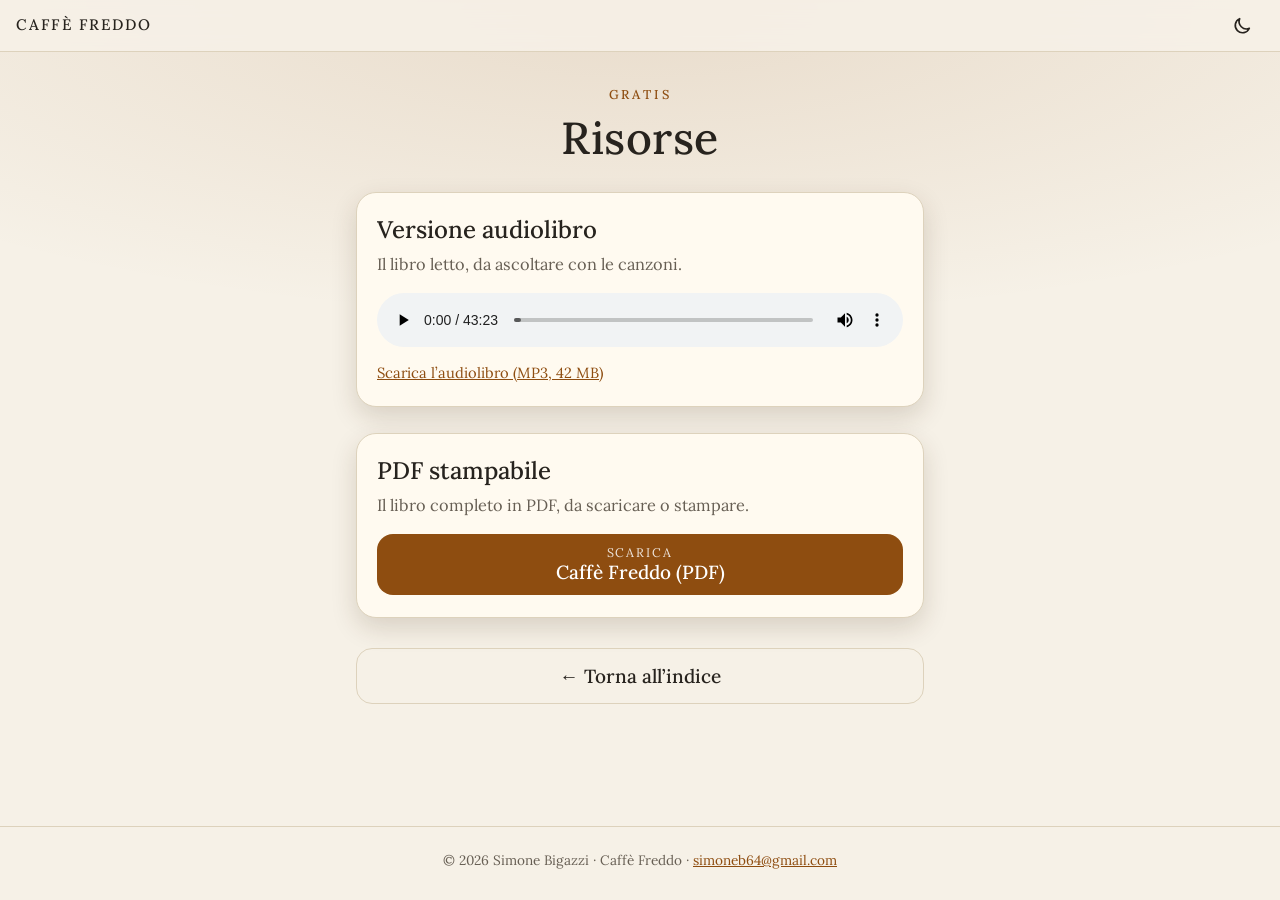
<file: risorse.html>
<!doctype html>
<html lang="it">
<head>
<meta charset="utf-8">
<meta name="viewport" content="width=device-width,initial-scale=1,viewport-fit=cover">
<title>Risorse gratuite · Caffè Freddo</title>
<meta name="description" content="Caffè Freddo: il PDF stampabile e la versione audiolibro, gratuiti.">
<meta name="author" content="Simone Bigazzi">
<meta name="theme-color" content="#12151b" media="(prefers-color-scheme: dark)">
<meta name="theme-color" content="#f6f1e7" media="(prefers-color-scheme: light)">
<link rel="icon" href="favicon.svg" type="image/svg+xml">
<link rel="preload" href="fonts/lora.woff2" as="font" type="font/woff2" crossorigin>
<link rel="stylesheet" href="css/style.css">
<meta property="og:type" content="book">
<meta property="og:locale" content="it_IT">
<meta property="og:site_name" content="Caffè Freddo">
<meta property="og:title" content="Caffè Freddo — Risorse gratuite">
<meta property="og:description" content="Il PDF stampabile e la versione audiolibro, gratuiti.">
<meta property="og:url" content="https://simone-neverstudio.github.io/caffe-freddo/risorse.html">
<meta property="og:image" content="https://simone-neverstudio.github.io/caffe-freddo/images/og.jpg">
<meta property="og:image:width" content="1200">
<meta property="og:image:height" content="630">
<meta name="twitter:card" content="summary_large_image">
<link rel="canonical" href="https://simone-neverstudio.github.io/caffe-freddo/risorse.html">
<script>try{var t=localStorage.getItem('cf-theme');if(t)document.documentElement.setAttribute('data-theme',t)}catch(e){}</script>
<style>
.res{background:var(--surface);border:1px solid var(--line);border-radius:20px;padding:22px 20px;margin:0 0 26px;box-shadow:var(--shadow)}
.res h2{margin:0 0 6px;font-size:1.5rem;font-weight:500;line-height:1.25}
.res p{margin:0 0 16px;font-size:1.02rem;line-height:1.6;color:var(--muted)}
.res .btn{margin:0}
.video{position:relative;aspect-ratio:16/9;border-radius:14px;overflow:hidden;background:#000;margin:0 0 14px}
.video iframe{position:absolute;inset:0;width:100%;height:100%;border:0}
.res .alt{font-size:.92rem;margin:0}
</style>
</head>
<body>
<div id="progress" aria-hidden="true"></div>
<header class="bar">
<a class="brand" href="index.html">Caffè Freddo</a>
<button id="theme" type="button" aria-label="Cambia tema"></button>
</header>
<main>
<div class="chapter-head">
<p class="eyebrow">Gratis</p>
<h1>Risorse</h1>
</div>

<section class="res" aria-labelledby="r-audio">
<h2 id="r-audio">Versione audiolibro</h2>
<p>Il libro letto, da ascoltare con le canzoni.</p>
<audio controls preload="metadata" src="audio/audiolibro-caffe-freddo.mp3" style="width:100%;height:54px;display:block;margin:0 0 14px"></audio>
<p class="alt"><a href="audio/audiolibro-caffe-freddo.mp3" download>Scarica l’audiolibro (MP3, 42 MB)</a></p>
</section>

<section class="res" aria-labelledby="r-pdf">
<h2 id="r-pdf">PDF stampabile</h2>
<p>Il libro completo in PDF, da scaricare o stampare.</p>
<a class="btn primary" href="pdf/caffe-freddo.pdf" download><small>Scarica</small><span>Caffè Freddo (PDF)</span></a>
</section>

<nav class="pager" aria-label="Navigazione"><a class="btn ghost" href="index.html"><span>← Torna all’indice</span></a></nav>
</main>
<footer><p>© 2026 Simone Bigazzi · Caffè Freddo · <a href="mailto:simoneb64@gmail.com">simoneb64@gmail.com</a></p></footer>
<script src="js/app.js" defer></script>
</body>
</html>
</file>
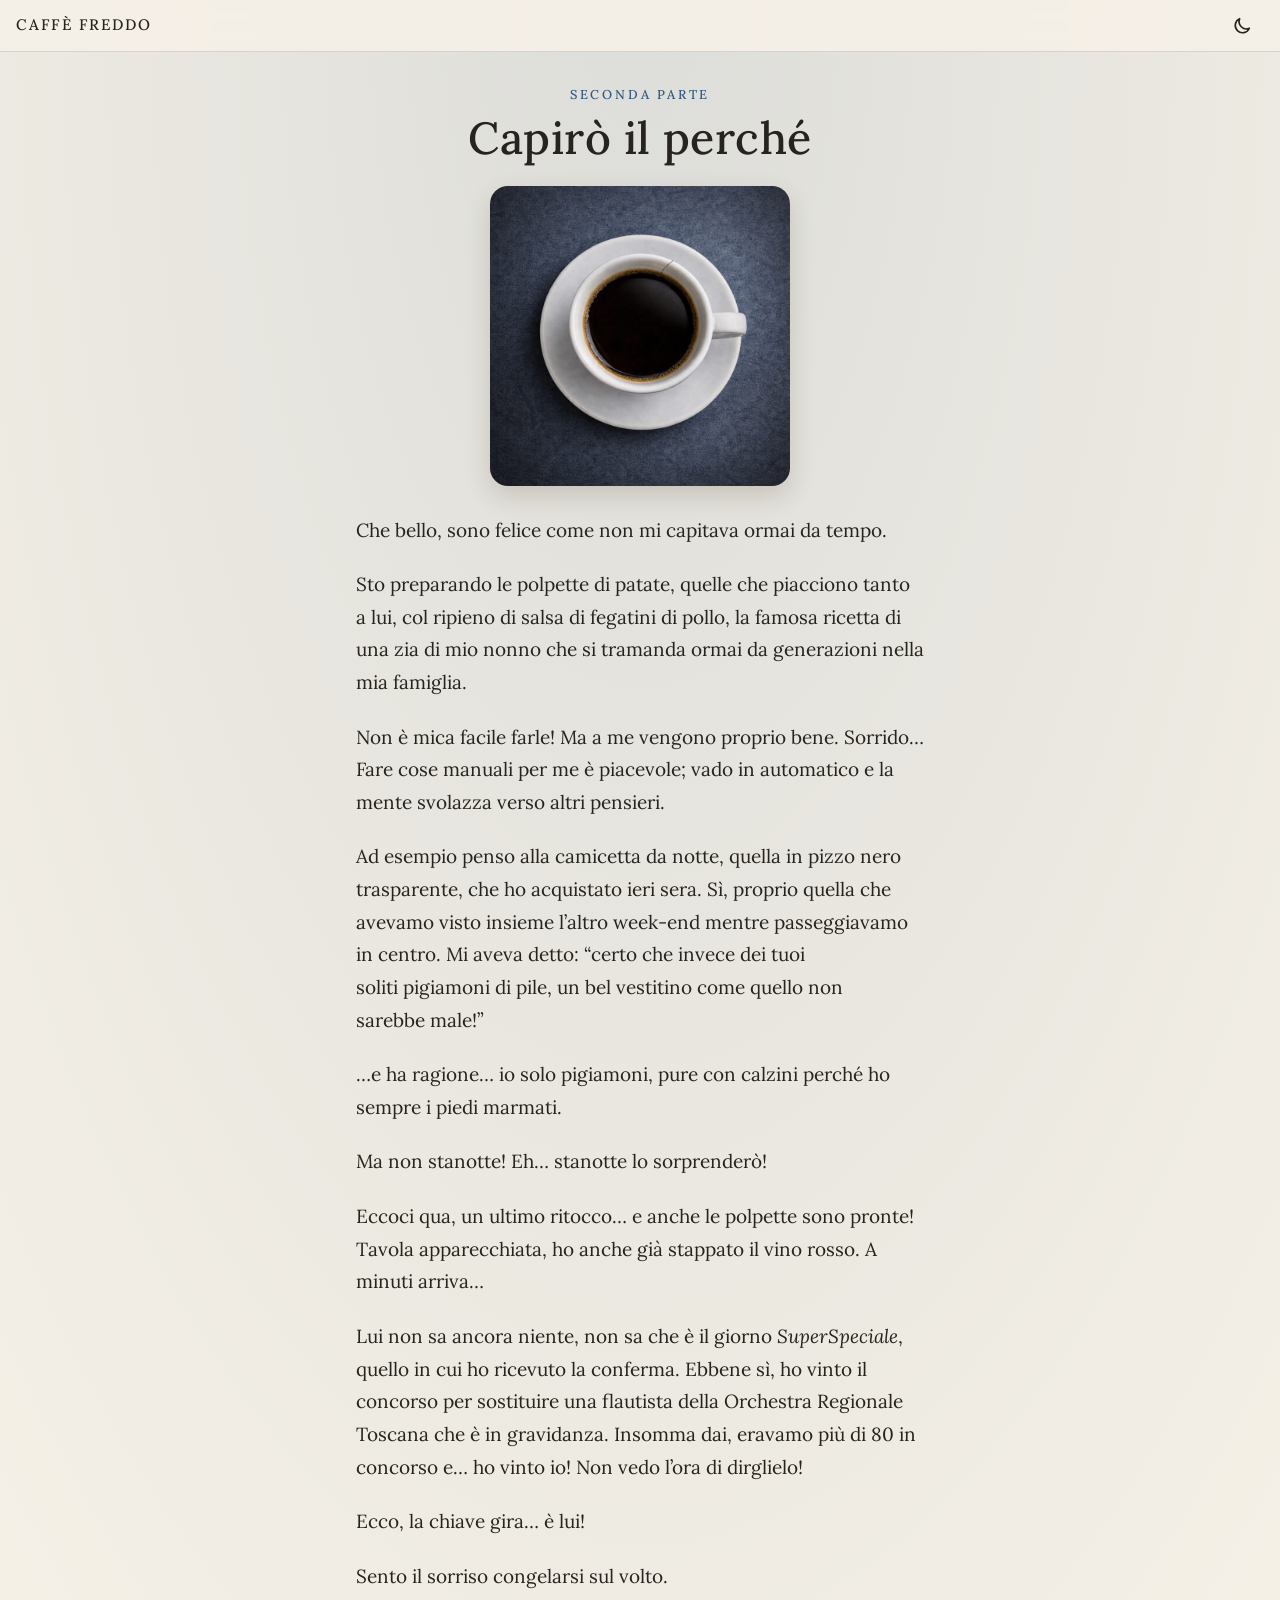
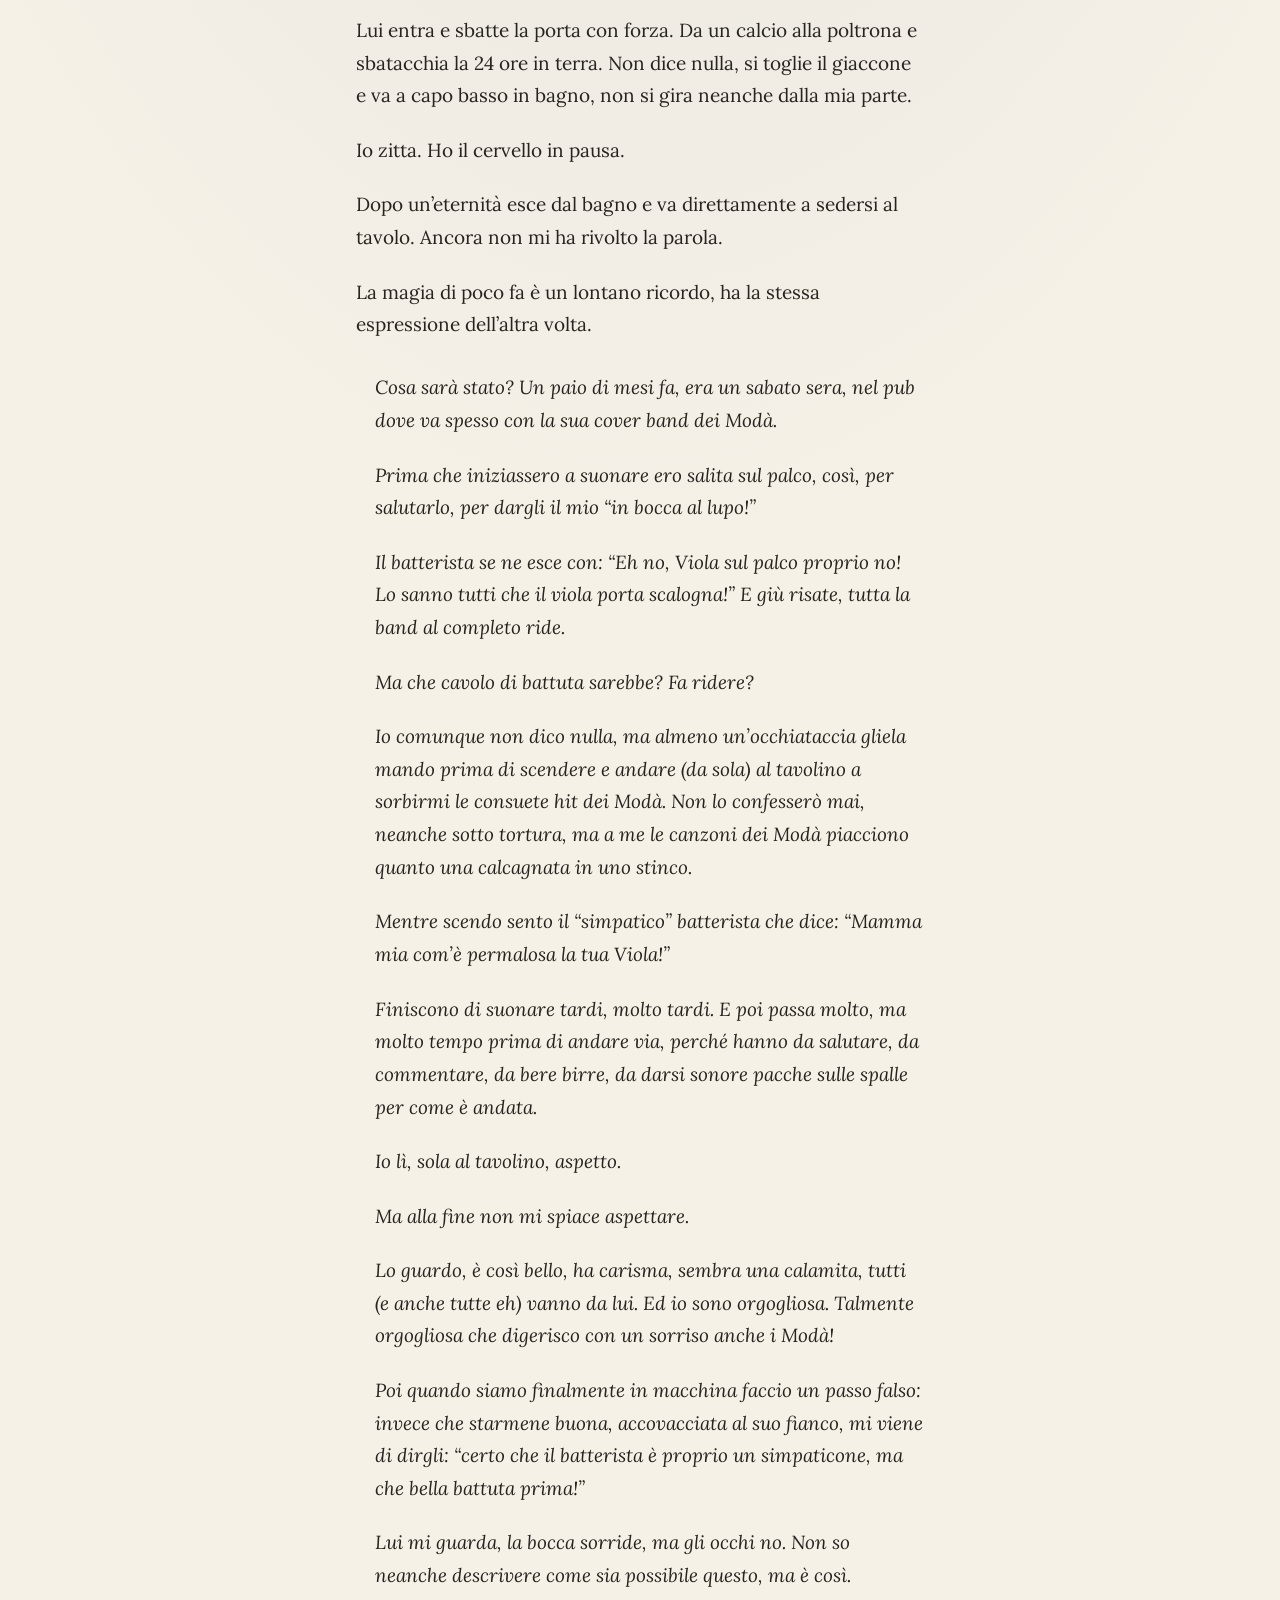
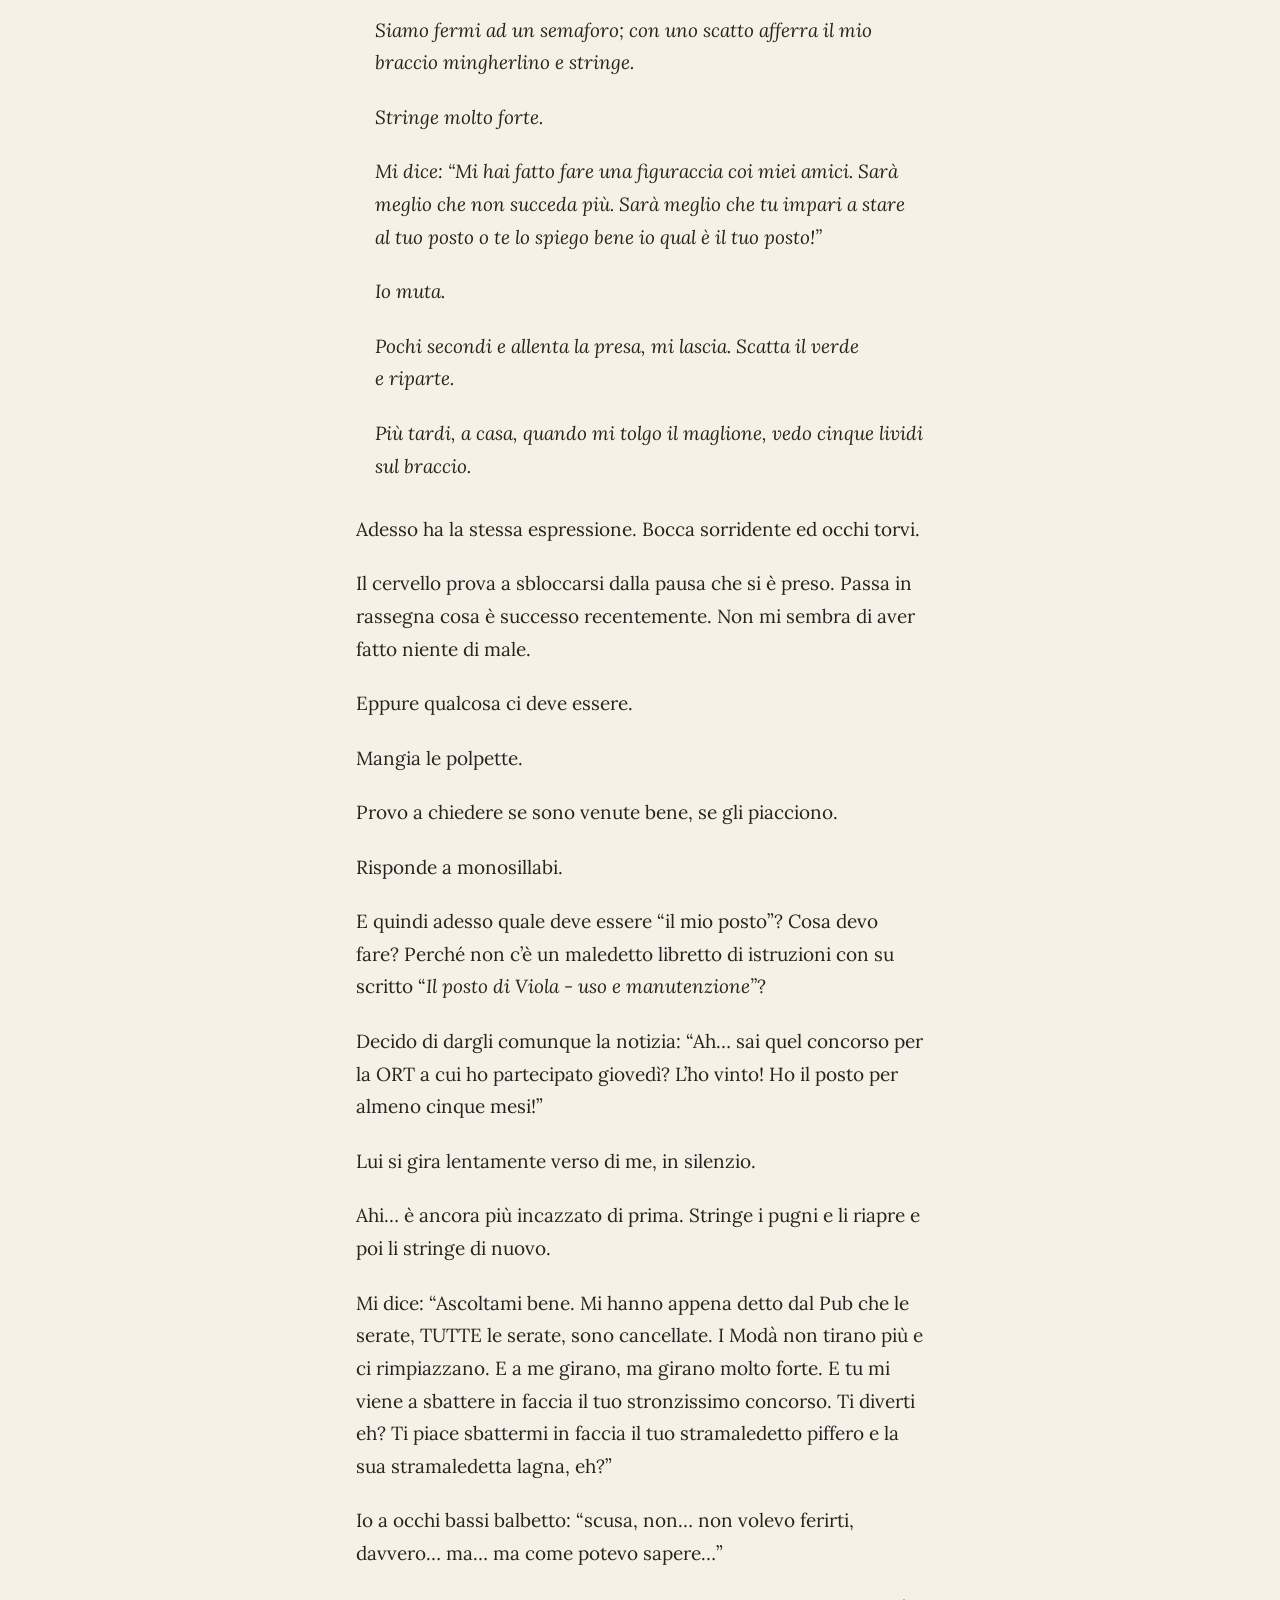
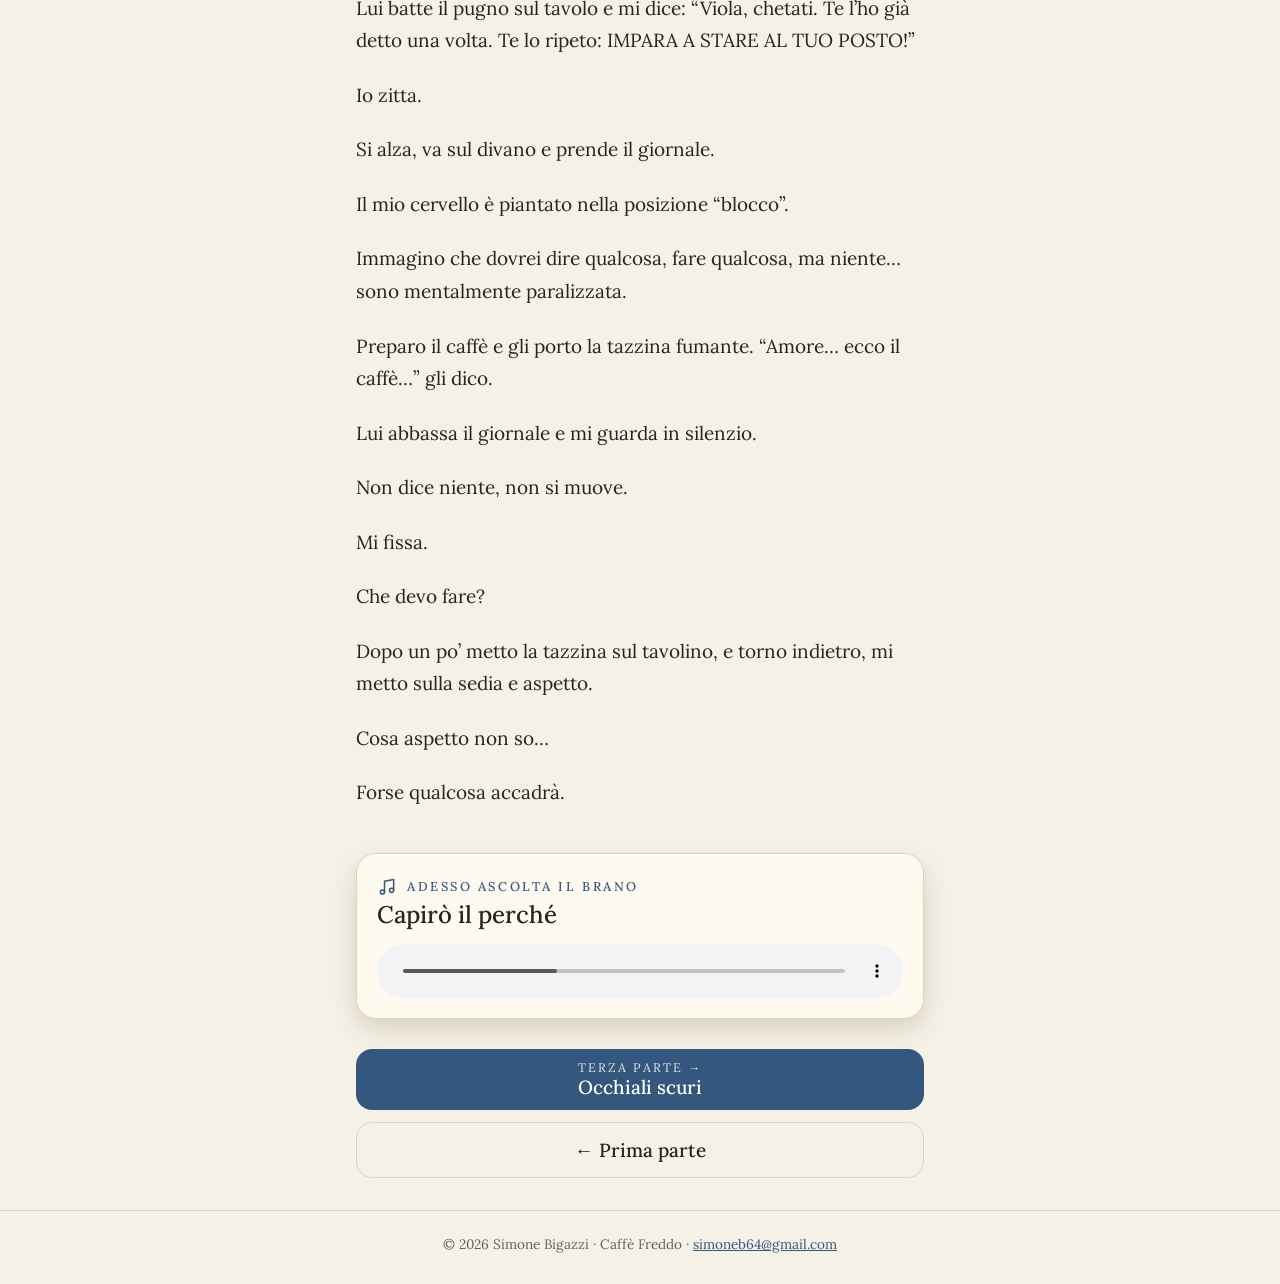
<file: seconda-parte.html>
<!doctype html>
<html lang="it">
<head>
<meta charset="utf-8">
<meta name="viewport" content="width=device-width,initial-scale=1,viewport-fit=cover">
<title>Capirò il perché · Caffè Freddo</title>
<meta name="description" content="Caffè Freddo · Seconda parte: Capirò il perché. Un monologo e una canzone. Di Simone Bigazzi.">
<meta name="author" content="Simone Bigazzi">
<meta name="theme-color" content="#12151b" media="(prefers-color-scheme: dark)">
<meta name="theme-color" content="#f6f1e7" media="(prefers-color-scheme: light)">
<link rel="icon" href="favicon.svg" type="image/svg+xml">
<link rel="preload" href="fonts/lora.woff2" as="font" type="font/woff2" crossorigin>
<link rel="stylesheet" href="css/style.css">
<meta property="og:type" content="book">
<meta property="og:locale" content="it_IT">
<meta property="og:site_name" content="Caffè Freddo">
<meta property="og:title" content="Capirò il perché · Caffè Freddo">
<meta property="og:description" content="Caffè Freddo · Seconda parte: Capirò il perché. Un monologo e una canzone. Di Simone Bigazzi.">
<meta property="og:url" content="https://simone-neverstudio.github.io/caffe-freddo/seconda-parte.html">
<meta property="og:image" content="https://simone-neverstudio.github.io/caffe-freddo/images/og.jpg">
<meta property="og:image:width" content="1200">
<meta property="og:image:height" content="630">
<meta name="twitter:card" content="summary_large_image">
<link rel="canonical" href="https://simone-neverstudio.github.io/caffe-freddo/seconda-parte.html">
<script>try{var t=localStorage.getItem('cf-theme');if(t)document.documentElement.setAttribute('data-theme',t)}catch(e){}</script>
</head>
<body class="cool">
<div id="progress" aria-hidden="true"></div>
<header class="bar">
<a class="brand" href="index.html">Caffè Freddo</a>
<button id="theme" type="button" aria-label="Cambia tema"></button>
</header>
<main>
<article>
<div class="chapter-head">
<p class="eyebrow">Seconda parte</p>
<h1>Capirò il perché</h1>
<img class="art" src="images/parte-02.jpg" width="768" height="768" alt="Una tazzina di caffè con una piccola crepa" fetchpriority="high">
</div>
<div class="prose">
<p>Che bello, sono felice come non mi capitava ormai da tempo.</p>
<p>Sto preparando le polpette di patate, quelle che piacciono tanto a lui, col ripieno di salsa di fegatini di pollo, la famosa ricetta di una zia di mio nonno che si tramanda ormai da generazioni nella mia famiglia.</p>
<p>Non è mica facile farle! Ma a me vengono proprio bene. Sorrido… Fare cose manuali per me è piacevole; vado in automatico e la mente svolazza verso altri pensieri.</p>
<p>Ad esempio penso alla camicetta da notte, quella in pizzo nero trasparente, che ho acquistato ieri sera. Sì, proprio quella che avevamo visto insieme l’altro week-end mentre passeggiavamo in centro. Mi aveva detto: “certo che invece dei tuoi soliti pigiamoni di pile, un bel vestitino come quello non sarebbe male!”</p>
<p>…e ha ragione… io solo pigiamoni, pure con calzini perché ho sempre i piedi marmati.</p>
<p>Ma non stanotte! Eh… stanotte lo sorprenderò!</p>
<p>Eccoci qua, un ultimo ritocco… e anche le polpette sono pronte! Tavola apparecchiata, ho anche già stappato il vino rosso. A minuti arriva…</p>
<p>Lui non sa ancora niente, non sa che è il giorno <em>SuperSpeciale</em>, quello in cui ho ricevuto la conferma. Ebbene sì, ho vinto il concorso per sostituire una flautista della Orchestra Regionale Toscana che è in gravidanza. Insomma dai, eravamo più di 80 in concorso e… ho vinto io! Non vedo l’ora di dirglielo!</p>
<p>Ecco, la chiave gira… è lui!</p>
<p>Sento il sorriso congelarsi sul volto.</p>
<p>Lui entra e sbatte la porta con forza. Da un calcio alla poltrona e sbatacchia la 24 ore in terra. Non dice nulla, si toglie il giaccone e va a capo basso in bagno, non si gira neanche dalla mia parte.</p>
<p>Io zitta. Ho il cervello in pausa.</p>
<p>Dopo un’eternità esce dal bagno e va direttamente a sedersi al tavolo. Ancora non mi ha rivolto la parola.</p>
<p>La magia di poco fa è un lontano ricordo, ha la stessa espressione dell’altra volta.</p>
  <div class="flashback" role="group" aria-label="Flashback">
<p>Cosa sarà stato? Un paio di mesi fa, era un sabato sera, nel pub dove va spesso con la sua cover band dei Modà.</p>
<p>Prima che iniziassero a suonare ero salita sul palco, così, per salutarlo, per dargli il mio “in bocca al lupo!”</p>
<p>Il batterista se ne esce con: “Eh no, Viola sul palco proprio no! Lo sanno tutti che il viola porta scalogna!” E giù risate, tutta la band al completo ride.</p>
<p>Ma che cavolo di battuta sarebbe? Fa ridere?</p>
<p>Io comunque non dico nulla, ma almeno un’occhiataccia gliela mando prima di scendere e andare (da sola) al tavolino a sorbirmi le consuete hit dei Modà. Non lo confesserò mai, neanche sotto tortura, ma a me le canzoni dei Modà piacciono quanto una calcagnata in uno stinco.</p>
<p>Mentre scendo sento il “simpatico” batterista che dice: “Mamma mia com’è permalosa la tua Viola!”</p>
<p>Finiscono di suonare tardi, molto tardi. E poi passa molto, ma molto tempo prima di andare via, perché hanno da salutare, da commentare, da bere birre, da darsi sonore pacche sulle spalle per come è andata.</p>
<p>Io lì, sola al tavolino, aspetto.</p>
<p>Ma alla fine non mi spiace aspettare.</p>
<p>Lo guardo, è così bello, ha carisma, sembra una calamita, tutti (e anche tutte eh) vanno da lui. Ed io sono orgogliosa. Talmente orgogliosa che digerisco con un sorriso anche i Modà!</p>
<p>Poi quando siamo finalmente in macchina faccio un passo falso: invece che starmene buona, accovacciata al suo fianco, mi viene di dirgli: “certo che il batterista è proprio un simpaticone, ma che bella battuta prima!”</p>
<p>Lui mi guarda, la bocca sorride, ma gli occhi no. Non so neanche descrivere come sia possibile questo, ma è così.</p>
<p>Siamo fermi ad un semaforo; con uno scatto afferra il mio braccio mingherlino e stringe.</p>
<p>Stringe molto forte.</p>
<p>Mi dice: “Mi hai fatto fare una figuraccia coi miei amici. Sarà meglio che non succeda più. Sarà meglio che tu impari a stare al tuo posto o te lo spiego bene io qual è il tuo posto!”</p>
<p>Io muta.</p>
<p>Pochi secondi e allenta la presa, mi lascia. Scatta il verde e riparte.</p>
<p>Più tardi, a casa, quando mi tolgo il maglione, vedo cinque lividi sul braccio.</p>
 </div>   
<p>Adesso ha la stessa espressione. Bocca sorridente ed occhi torvi.</p>
<p>Il cervello prova a sbloccarsi dalla pausa che si è preso. Passa in rassegna cosa è successo recentemente. Non mi sembra di aver fatto niente di male.</p>
<p>Eppure qualcosa ci deve essere.</p>
<p>Mangia le polpette.</p>
<p>Provo a chiedere se sono venute bene, se gli piacciono.</p>
<p>Risponde a monosillabi.</p>
<p>E quindi adesso quale deve essere “il mio posto”? Cosa devo fare? Perché non c’è un maledetto libretto di istruzioni con su scritto “<em>Il posto di Viola - uso e manutenzione”</em>?</p>
<p>Decido di dargli comunque la notizia: “Ah… sai quel concorso per la ORT a cui ho partecipato giovedì? L’ho vinto! Ho il posto per almeno cinque mesi!”</p>
<p>Lui si gira lentamente verso di me, in silenzio.</p>
<p>Ahi… è ancora più incazzato di prima. Stringe i pugni e li riapre e poi li stringe di nuovo.</p>
<p>Mi dice: “Ascoltami bene. Mi hanno appena detto dal Pub che le serate, TUTTE le serate, sono cancellate. I Modà non tirano più e ci rimpiazzano. E a me girano, ma girano molto forte. E tu mi viene a sbattere in faccia il tuo stronzissimo concorso. Ti diverti eh? Ti piace sbattermi in faccia il tuo stramaledetto piffero e la sua stramaledetta lagna, eh?”</p>
<p>Io a occhi bassi balbetto: “scusa, non… non volevo ferirti, davvero… ma… ma come potevo sapere…”</p>
<p>Lui batte il pugno sul tavolo e mi dice: “Viola, chetati. Te l’ho già detto una volta. Te lo ripeto: IMPARA A STARE AL TUO POSTO!”</p>
<p>Io zitta.</p>
<p>Si alza, va sul divano e prende il giornale.</p>
<p>Il mio cervello è piantato nella posizione “blocco”.</p>
<p>Immagino che dovrei dire qualcosa, fare qualcosa, ma niente… sono mentalmente paralizzata.</p>
<p>Preparo il caffè e gli porto la tazzina fumante. “Amore… ecco il caffè…” gli dico.</p>
<p>Lui abbassa il giornale e mi guarda in silenzio.</p>
<p>Non dice niente, non si muove.</p>
<p>Mi fissa.</p>
<p>Che devo fare?</p>
<p>Dopo un po’ metto la tazzina sul tavolino, e torno indietro, mi metto sulla sedia e aspetto.</p>
<p>Cosa aspetto non so…</p>
<p>Forse qualcosa accadrà.</p>
</div>
<section class="song" aria-label="Canzone: Capirò il perché">
<p class="song-label"><svg viewBox="0 0 24 24" fill="none" stroke="currentColor" stroke-width="1.8" stroke-linecap="round" stroke-linejoin="round" aria-hidden="true"><path d="M9 18V5l11-2v13"/><circle cx="6.5" cy="18" r="2.5"/><circle cx="17.5" cy="16" r="2.5"/></svg><span>Adesso ascolta il brano</span></p>
<h2 class="song-title">Capirò il perché</h2>
<audio controls preload="metadata" src="audio/02-capiro-il-perche.mp3" data-title="Capirò il perché" data-art="images/parte-02.jpg">
Il tuo browser non supporta la riproduzione audio.
</audio>
<p class="song-note" hidden>La canzone non è ancora disponibile. Riprova tra poco.</p>
</section>
</article>
<nav class="pager" aria-label="Navigazione">
<a class="btn primary" href="terza-parte.html"><small>Terza parte →</small><span>Occhiali scuri</span></a>
<a class="btn ghost" href="prima-parte.html"><span>← Prima parte</span></a>
</nav>
</main>
<footer><p>© 2026 Simone Bigazzi · Caffè Freddo · <a href="mailto:simoneb64@gmail.com">simoneb64@gmail.com</a></p></footer>
<script src="js/app.js" defer></script>
</body>
</html>
</file>
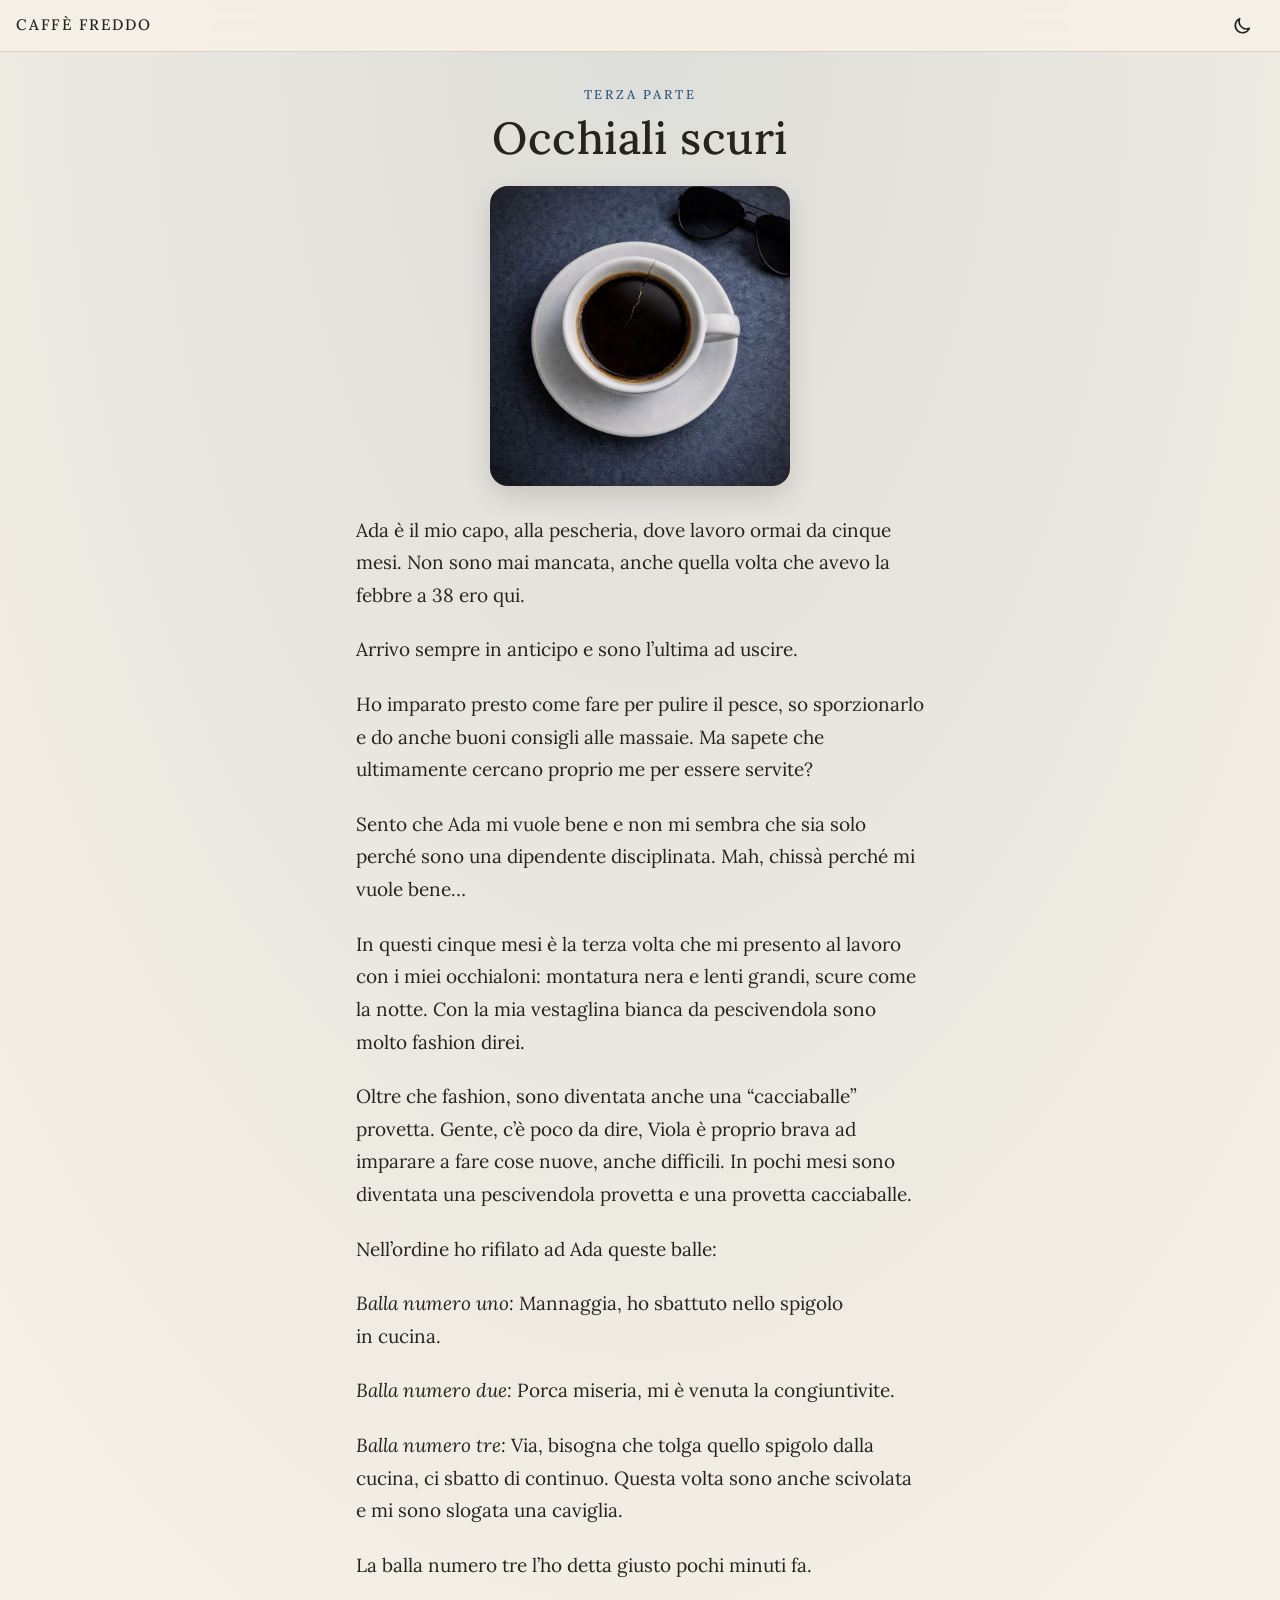
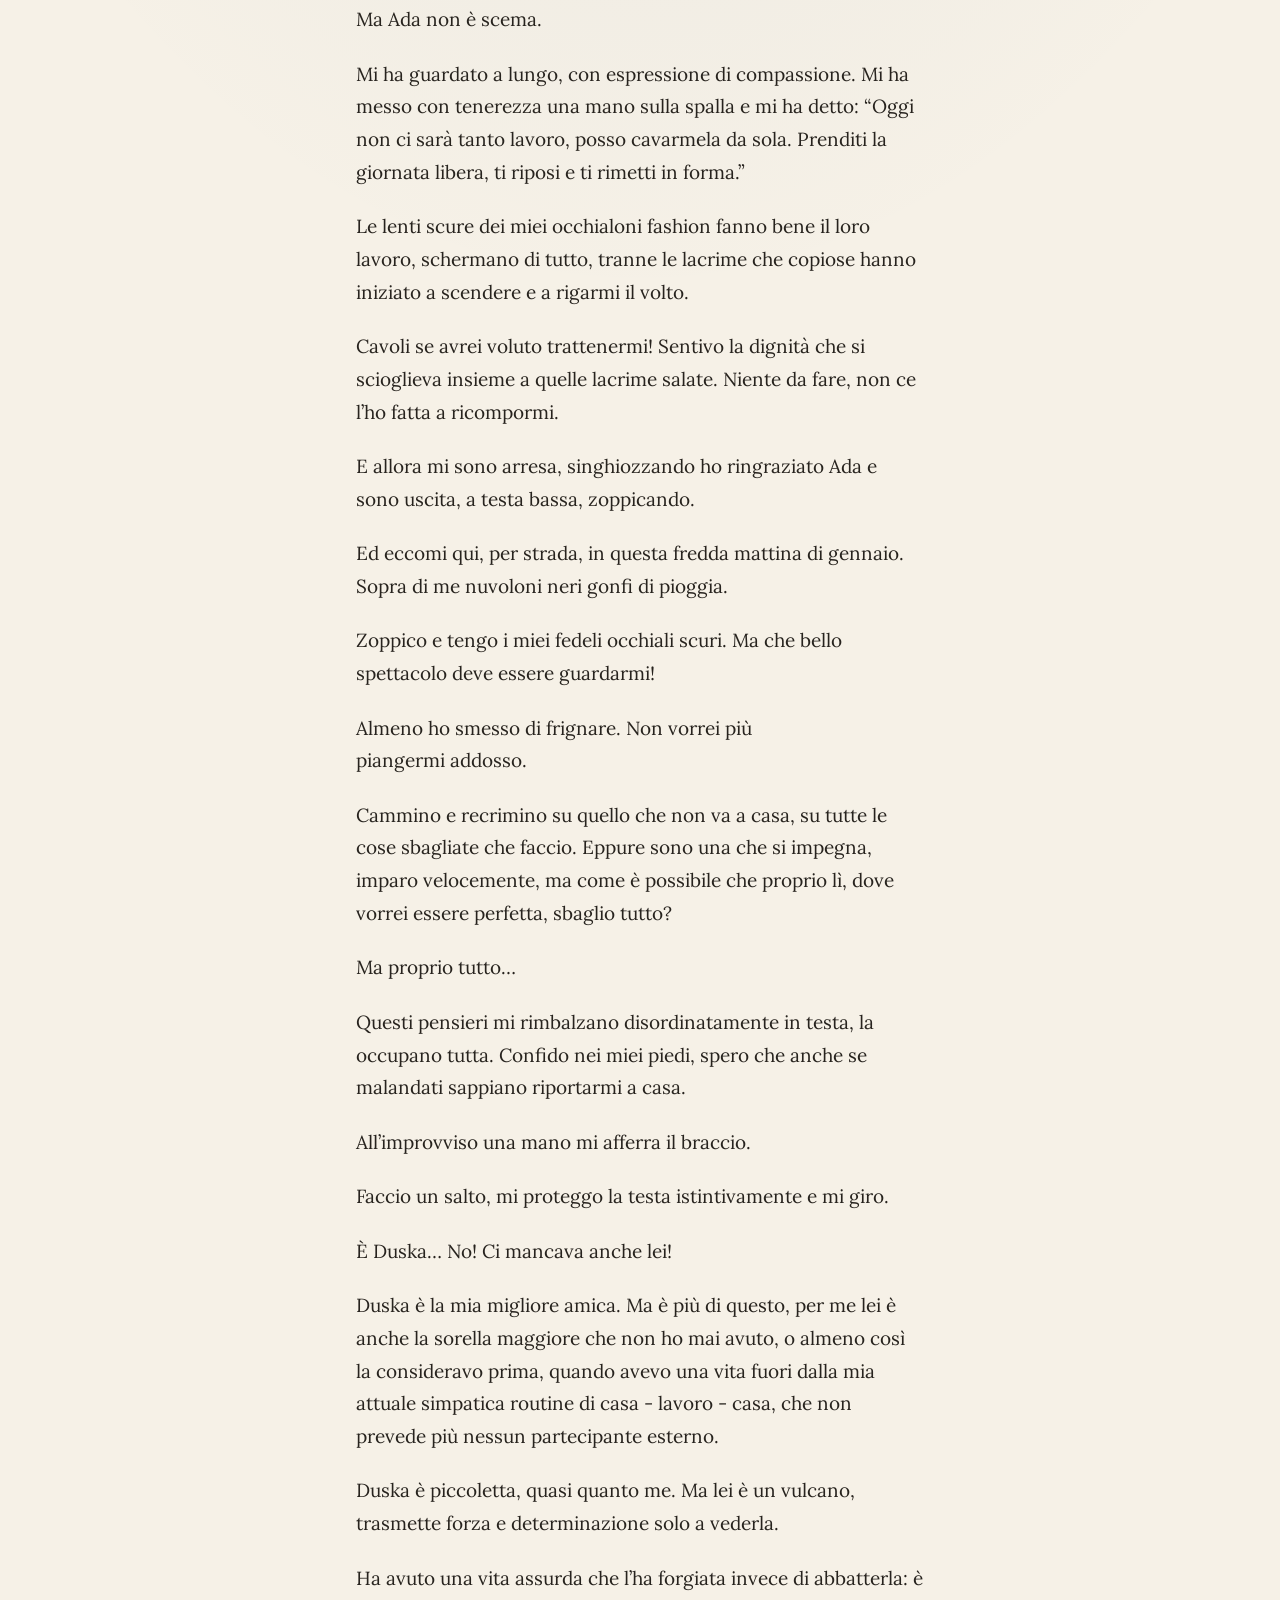
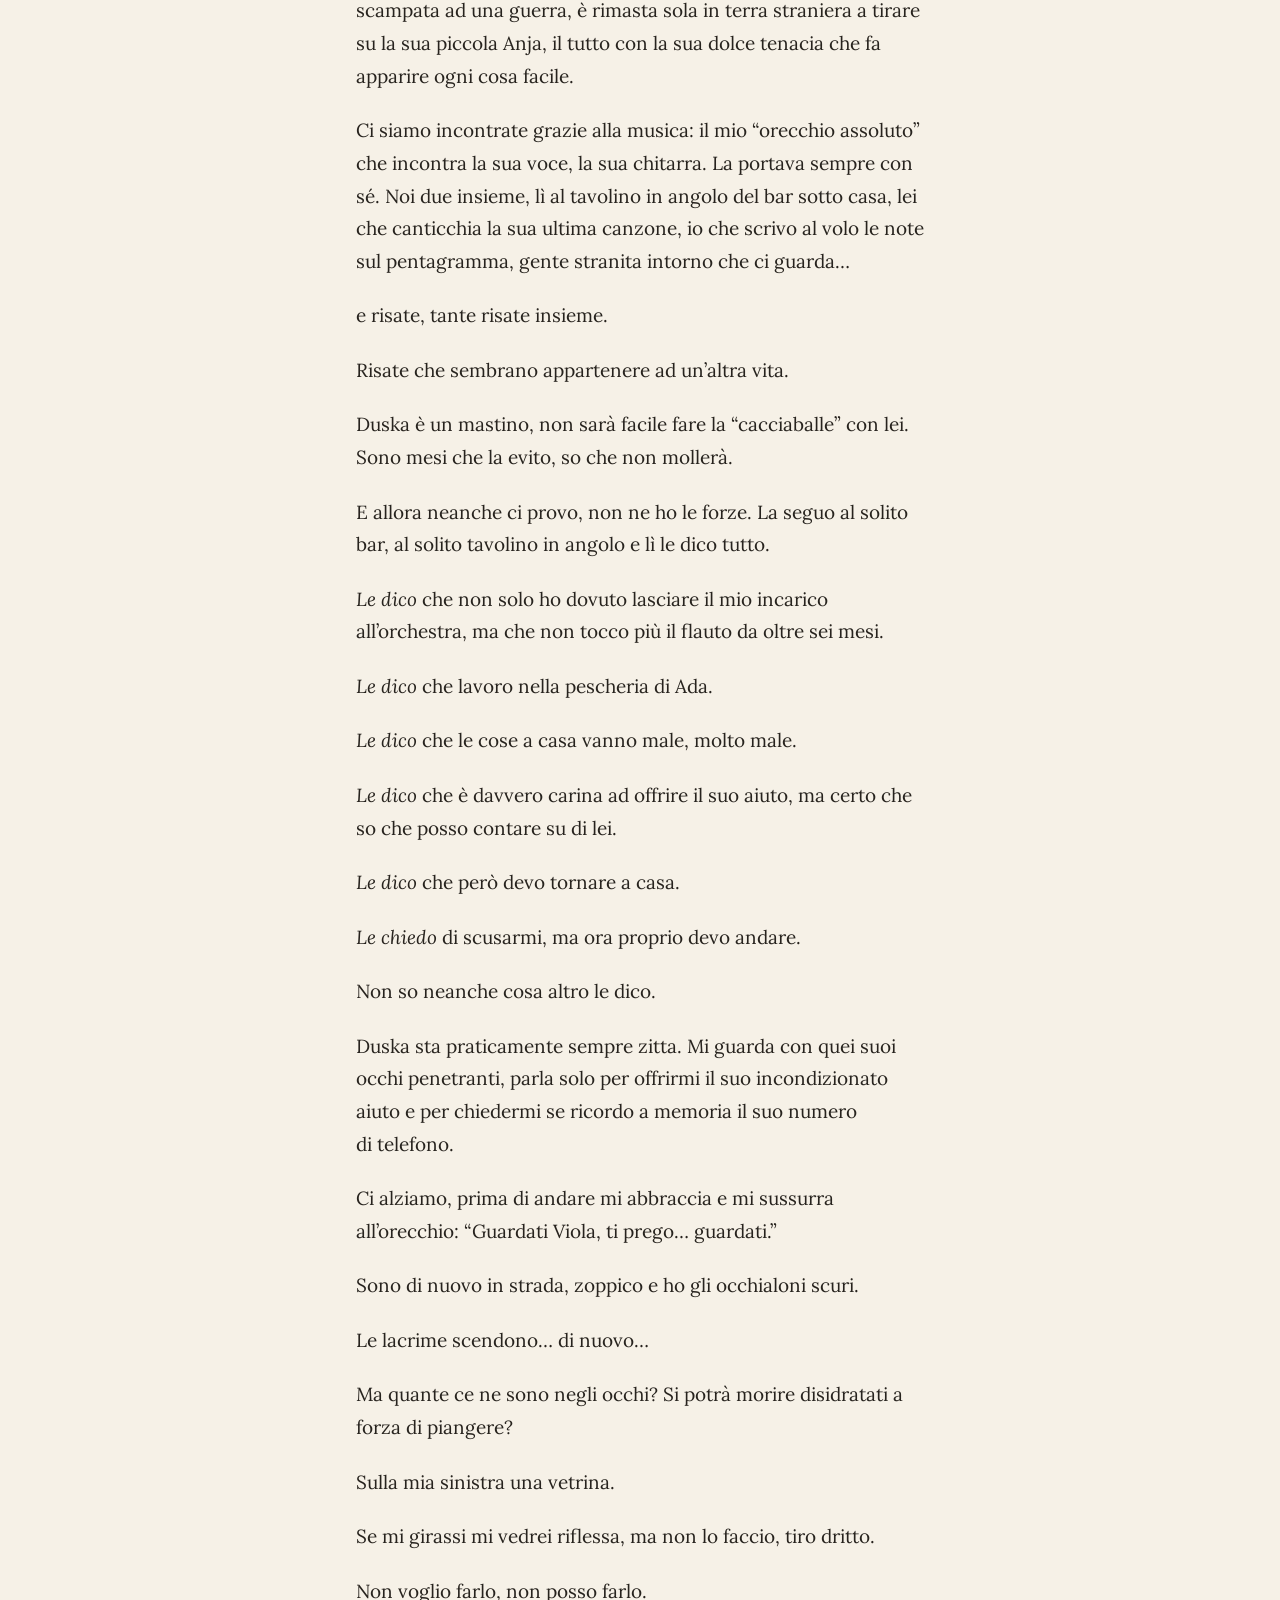
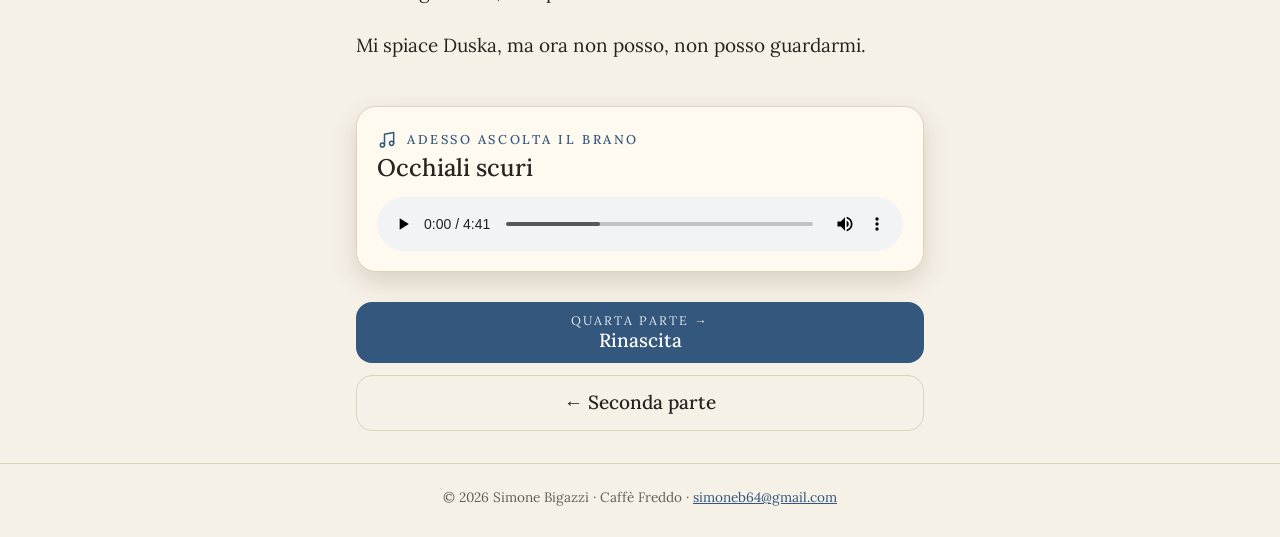
<file: terza-parte.html>
<!doctype html>
<html lang="it">
<head>
<meta charset="utf-8">
<meta name="viewport" content="width=device-width,initial-scale=1,viewport-fit=cover">
<title>Occhiali scuri · Caffè Freddo</title>
<meta name="description" content="Caffè Freddo · Terza parte: Occhiali scuri. Un monologo e una canzone. Di Simone Bigazzi.">
<meta name="author" content="Simone Bigazzi">
<meta name="theme-color" content="#12151b" media="(prefers-color-scheme: dark)">
<meta name="theme-color" content="#f6f1e7" media="(prefers-color-scheme: light)">
<link rel="icon" href="favicon.svg" type="image/svg+xml">
<link rel="preload" href="fonts/lora.woff2" as="font" type="font/woff2" crossorigin>
<link rel="stylesheet" href="css/style.css">
<meta property="og:type" content="book">
<meta property="og:locale" content="it_IT">
<meta property="og:site_name" content="Caffè Freddo">
<meta property="og:title" content="Occhiali scuri · Caffè Freddo">
<meta property="og:description" content="Caffè Freddo · Terza parte: Occhiali scuri. Un monologo e una canzone. Di Simone Bigazzi.">
<meta property="og:url" content="https://simone-neverstudio.github.io/caffe-freddo/terza-parte.html">
<meta property="og:image" content="https://simone-neverstudio.github.io/caffe-freddo/images/og.jpg">
<meta property="og:image:width" content="1200">
<meta property="og:image:height" content="630">
<meta name="twitter:card" content="summary_large_image">
<link rel="canonical" href="https://simone-neverstudio.github.io/caffe-freddo/terza-parte.html">
<script>try{var t=localStorage.getItem('cf-theme');if(t)document.documentElement.setAttribute('data-theme',t)}catch(e){}</script>
</head>
<body class="cool">
<div id="progress" aria-hidden="true"></div>
<header class="bar">
<a class="brand" href="index.html">Caffè Freddo</a>
<button id="theme" type="button" aria-label="Cambia tema"></button>
</header>
<main>
<article>
<div class="chapter-head">
<p class="eyebrow">Terza parte</p>
<h1>Occhiali scuri</h1>
<img class="art" src="images/parte-03.jpg" width="768" height="768" alt="Una tazzina di caffè incrinata e un paio di occhiali scuri" fetchpriority="high">
</div>
<div class="prose">
<p>Ada è il mio capo, alla pescheria, dove lavoro ormai da cinque mesi. Non sono mai mancata, anche quella volta che avevo la febbre a 38 ero qui.</p>
<p>Arrivo sempre in anticipo e sono l’ultima ad uscire.</p>
<p>Ho imparato presto come fare per pulire il pesce, so sporzionarlo e do anche buoni consigli alle massaie. Ma sapete che ultimamente cercano proprio me per essere servite?</p>
<p>Sento che Ada mi vuole bene e non mi sembra che sia solo perché sono una dipendente disciplinata. Mah, chissà perché mi vuole bene…</p>
<p>In questi cinque mesi è la terza volta che mi presento al lavoro con i miei occhialoni: montatura nera e lenti grandi, scure come la notte. Con la mia vestaglina bianca da pescivendola sono molto fashion direi.</p>
<p>Oltre che fashion, sono diventata anche una “cacciaballe” provetta. Gente, c’è poco da dire, Viola è proprio brava ad imparare a fare cose nuove, anche difficili. In pochi mesi sono diventata una pescivendola provetta e una provetta cacciaballe.</p>
<p>Nell’ordine ho rifilato ad Ada queste balle:</p>
<p><em>Balla numero uno:</em> Mannaggia, ho sbattuto nello spigolo in cucina.</p>
<p><em>Balla numero due:</em> Porca miseria, mi è venuta la congiuntivite.</p>
<p><em>Balla numero tre:</em> Via, bisogna che tolga quello spigolo dalla cucina, ci sbatto di continuo. Questa volta sono anche scivolata e mi sono slogata una caviglia.</p>
<p>La balla numero tre l’ho detta giusto pochi minuti fa.</p>
<p>Ma Ada non è scema.</p>
<p>Mi ha guardato a lungo, con espressione di compassione. Mi ha messo con tenerezza una mano sulla spalla e mi ha detto: “Oggi non ci sarà tanto lavoro, posso cavarmela da sola. Prenditi la giornata libera, ti riposi e ti rimetti in forma.”</p>
<p>Le lenti scure dei miei occhialoni fashion fanno bene il loro lavoro, schermano di tutto, tranne le lacrime che copiose hanno iniziato a scendere e a rigarmi il volto.</p>
<p>Cavoli se avrei voluto trattenermi! Sentivo la dignità che si scioglieva insieme a quelle lacrime salate. Niente da fare, non ce l’ho fatta a ricompormi.</p>
<p>E allora mi sono arresa, singhiozzando ho ringraziato Ada e sono uscita, a testa bassa, zoppicando.</p>
<p>Ed eccomi qui, per strada, in questa fredda mattina di gennaio. Sopra di me nuvoloni neri gonfi di pioggia.</p>
<p>Zoppico e tengo i miei fedeli occhiali scuri. Ma che bello spettacolo deve essere guardarmi!</p>
<p>Almeno ho smesso di frignare. Non vorrei più piangermi addosso.</p>
<p>Cammino e recrimino su quello che non va a casa, su tutte le cose sbagliate che faccio. Eppure sono una che si impegna, imparo velocemente, ma come è possibile che proprio lì, dove vorrei essere perfetta, sbaglio tutto?</p>
<p>Ma proprio tutto…</p>
<p>Questi pensieri mi rimbalzano disordinatamente in testa, la occupano tutta. Confido nei miei piedi, spero che anche se malandati sappiano riportarmi a casa.</p>
<p>All’improvviso una mano mi afferra il braccio.</p>
<p>Faccio un salto, mi proteggo la testa istintivamente e mi giro.</p>
<p>È Duska… No! Ci mancava anche lei!</p>
<p>Duska è la mia migliore amica. Ma è più di questo, per me lei è anche la sorella maggiore che non ho mai avuto, o almeno così la consideravo prima, quando avevo una vita fuori dalla mia attuale simpatica routine di casa - lavoro - casa, che non prevede più nessun partecipante esterno.</p>
<p>Duska è piccoletta, quasi quanto me. Ma lei è un vulcano, trasmette forza e determinazione solo a vederla.</p>
<p>Ha avuto una vita assurda che l’ha forgiata invece di abbatterla: è scampata ad una guerra, è rimasta sola in terra straniera a tirare su la sua piccola Anja, il tutto con la sua dolce tenacia che fa apparire ogni cosa facile.</p>
<p>Ci siamo incontrate grazie alla musica: il mio “orecchio assoluto” che incontra la sua voce, la sua chitarra. La portava sempre con sé. Noi due insieme, lì al tavolino in angolo del bar sotto casa, lei che canticchia la sua ultima canzone, io che scrivo al volo le note sul pentagramma, gente stranita intorno che ci guarda…</p>
<p>e risate, tante risate insieme.</p>
<p>Risate che sembrano appartenere ad un’altra vita.</p>
<p>Duska è un mastino, non sarà facile fare la “cacciaballe” con lei. Sono mesi che la evito, so che non mollerà.</p>
<p>E allora neanche ci provo, non ne ho le forze. La seguo al solito bar, al solito tavolino in angolo e lì le dico tutto.</p>
<p><em>Le dico</em> che non solo ho dovuto lasciare il mio incarico all’orchestra, ma che non tocco più il flauto da oltre sei mesi.</p>
<p><em>Le dico</em> che lavoro nella pescheria di Ada.</p>
<p><em>Le dico</em> che le cose a casa vanno male, molto male.</p>
<p><em>Le dico</em> che è davvero carina ad offrire il suo aiuto, ma certo che so che posso contare su di lei.</p>
<p><em>Le dico</em> che però devo tornare a casa.</p>
<p><em>Le chiedo</em> di scusarmi, ma ora proprio devo andare.</p>
<p>Non so neanche cosa altro le dico.</p>
<p>Duska sta praticamente sempre zitta. Mi guarda con quei suoi occhi penetranti, parla solo per offrirmi il suo incondizionato aiuto e per chiedermi se ricordo a memoria il suo numero di telefono.</p>
<p>Ci alziamo, prima di andare mi abbraccia e mi sussurra all’orecchio: “Guardati Viola, ti prego… guardati.”</p>
<p>Sono di nuovo in strada, zoppico e ho gli occhialoni scuri.</p>
<p>Le lacrime scendono… di nuovo…</p>
<p>Ma quante ce ne sono negli occhi? Si potrà morire disidratati a forza di piangere?</p>
<p>Sulla mia sinistra una vetrina.</p>
<p>Se mi girassi mi vedrei riflessa, ma non lo faccio, tiro dritto.</p>
<p>Non voglio farlo, non posso farlo.</p>
<p>Mi spiace Duska, ma ora non posso, non posso guardarmi.</p>
</div>
<section class="song" aria-label="Canzone: Occhiali scuri">
<p class="song-label"><svg viewBox="0 0 24 24" fill="none" stroke="currentColor" stroke-width="1.8" stroke-linecap="round" stroke-linejoin="round" aria-hidden="true"><path d="M9 18V5l11-2v13"/><circle cx="6.5" cy="18" r="2.5"/><circle cx="17.5" cy="16" r="2.5"/></svg><span>Adesso ascolta il brano</span></p>
<h2 class="song-title">Occhiali scuri</h2>
<audio controls preload="metadata" src="audio/03-occhiali-scuri.mp3" data-title="Occhiali scuri" data-art="images/parte-03.jpg">
Il tuo browser non supporta la riproduzione audio.
</audio>
<p class="song-note" hidden>La canzone non è ancora disponibile. Riprova tra poco.</p>
</section>
</article>
<nav class="pager" aria-label="Navigazione">
<a class="btn primary" href="quarta-parte.html"><small>Quarta parte →</small><span>Rinascita</span></a>
<a class="btn ghost" href="seconda-parte.html"><span>← Seconda parte</span></a>
</nav>
</main>
<footer><p>© 2026 Simone Bigazzi · Caffè Freddo · <a href="mailto:simoneb64@gmail.com">simoneb64@gmail.com</a></p></footer>
<script src="js/app.js" defer></script>
</body>
</html>
</file>
<file: css/style.css>
@font-face{font-family:"Lora";src:url(../fonts/lora.woff2) format("woff2");font-weight:400 700;font-style:normal;font-display:swap}
@font-face{font-family:"Lora";src:url(../fonts/lora-italic.woff2) format("woff2");font-weight:400 700;font-style:italic;font-display:swap}

:root{
  --bg:#12151b; --surface:#1b212b; --line:#2c3441; --text:#e9e3d9; --muted:#a6acb6;
  --accent-warm:#e3a661; --accent-cool:#92b4dc; --ink:#14100a; --shadow:0 12px 32px rgba(0,0,0,.45);
  color-scheme:dark;
}
@media (prefers-color-scheme:light){
  :root:not([data-theme="dark"]){
    --bg:#f6f1e7; --surface:#fffaf0; --line:#ddd2bc; --text:#27231e; --muted:#675f54;
    --accent-warm:#8e4d10; --accent-cool:#33577d; --ink:#fff; --shadow:0 10px 26px rgba(60,40,10,.16);
    color-scheme:light;
  }
}
:root[data-theme="light"]{
  --bg:#f6f1e7; --surface:#fffaf0; --line:#ddd2bc; --text:#27231e; --muted:#675f54;
  --accent-warm:#8e4d10; --accent-cool:#33577d; --ink:#fff; --shadow:0 10px 26px rgba(60,40,10,.16);
  color-scheme:light;
}

*{box-sizing:border-box}
html{-webkit-text-size-adjust:100%;text-size-adjust:100%}
body{
  --accent:var(--accent-warm);
  margin:0; min-height:100vh; display:flex; flex-direction:column;
  font-family:"Lora",Georgia,"Times New Roman",serif; font-size:1.1875rem; line-height:1.72;
  color:var(--text); background-color:var(--bg);
  background-image:radial-gradient(120% 55% at 50% 0%,color-mix(in srgb,var(--accent) 13%,transparent),transparent 65%);
  background-repeat:no-repeat;
}
body.cool{--accent:var(--accent-cool)}
img{max-width:100%;height:auto;display:block}
a{color:var(--accent)}
:focus-visible{outline:3px solid var(--accent);outline-offset:3px;border-radius:6px}

/* barra superiore */
.bar{position:sticky;top:0;z-index:10;display:flex;align-items:center;justify-content:space-between;
  padding:0 max(16px,env(safe-area-inset-right)) 0 max(16px,env(safe-area-inset-left));height:52px;
  background:color-mix(in srgb,var(--bg) 88%,transparent);backdrop-filter:blur(10px);-webkit-backdrop-filter:blur(10px);
  border-bottom:1px solid var(--line)}
.brand{font-size:.95rem;letter-spacing:.14em;text-transform:uppercase;text-decoration:none;color:var(--text);font-weight:500}
#theme{appearance:none;border:0;background:transparent;color:var(--text);width:44px;height:44px;border-radius:50%;
  display:grid;place-items:center;cursor:pointer}
#theme:hover{background:var(--surface)}
#theme svg{width:22px;height:22px}
#progress{position:fixed;top:52px;left:0;right:0;height:3px;z-index:11;background:var(--accent);
  transform:scaleX(0);transform-origin:0 50%}

main{flex:1;width:100%;max-width:38rem;margin:0 auto;padding:32px 20px 24px}

/* intestazione capitolo */
.chapter-head{text-align:center;margin-bottom:28px}
.eyebrow{margin:0 0 6px;font-size:.8rem;letter-spacing:.22em;text-transform:uppercase;color:var(--accent);font-weight:500}
h1{margin:0 0 22px;font-size:clamp(2rem,1.4rem + 3vw,2.8rem);line-height:1.15;font-weight:500;letter-spacing:.01em;text-wrap:balance}
.art{width:min(300px,78vw);aspect-ratio:1;margin:0 auto;border-radius:18px;object-fit:cover;box-shadow:var(--shadow)}

/* testo */
.prose p{margin:0 0 1.15em;hyphens:auto;-webkit-hyphens:auto;text-wrap:pretty}
.prose.prologue{hyphens:none;-webkit-hyphens:none;text-align:center;font-size:1.3rem;font-style:italic;padding:8px 0 16px}
.prose.prologue p{margin-bottom:1.4em}
.fine{font-size:1.6rem;line-height:1;text-align:center;color:var(--accent);letter-spacing:.5em;margin:1.4em 0 0}

/* flashback */
.prose .flashback{
  font-style: italic;
  margin: 1.6em 0;
  padding-left: 1em;
}
.prose .flashback p{
  margin-bottom: 1.15em;
}
.prose .flashback p:last-child{
  margin-bottom: 0;
}

.prose .scene-break{
  text-align: center;
  margin: 2em 0;
  color: var(--accent);
  font-style: normal;
  letter-spacing: .8em;
  padding-left: .8em;
  user-select: none;
}

/* player */
.song{margin:44px 0 28px;padding:22px 20px 20px;background:var(--surface);border:1px solid var(--line);
  border-radius:20px;box-shadow:var(--shadow)}
.song-label{display:flex;align-items:center;gap:10px;margin:0 0 2px;font-size:.8rem;letter-spacing:.2em;text-transform:uppercase;color:var(--accent);font-weight:500}
.song-label svg{width:20px;height:20px;flex:none}
.song-title{margin:0 0 14px;font-size:1.5rem;line-height:1.25;font-weight:500}
.song audio{width:100%;height:54px;display:block}
.song-note{margin:12px 0 0;font-size:.95rem;color:var(--muted)}
.song-note[hidden]{display:none}

/* navigazione */
.pager{display:grid;gap:12px;margin:30px 0 8px}
.btn{display:flex;flex-direction:column;justify-content:center;min-height:56px;padding:10px 22px;border-radius:16px;
  text-decoration:none;text-align:center;line-height:1.3;font-weight:500;transition:transform .15s,box-shadow .15s}
.btn small{font-size:.78rem;letter-spacing:.16em;text-transform:uppercase;font-weight:400;opacity:.85}
.btn.primary{background:var(--accent);color:var(--ink)}
.btn.primary:hover{transform:translateY(-1px)}
.btn.ghost{border:1px solid var(--line);color:var(--text);background:transparent}
.btn.ghost:hover{background:var(--surface)}
.btn.pulse{animation:pulse 1.6s ease-out 3}
@keyframes pulse{0%{box-shadow:0 0 0 0 color-mix(in srgb,var(--accent) 60%,transparent)}100%{box-shadow:0 0 0 18px transparent}}
@media (prefers-reduced-motion:reduce){.btn.pulse{animation:none}.btn{transition:none}}

/* indice (home) */
.hero{text-align:center;margin-bottom:34px}
.cover{width:min(270px,70vw);aspect-ratio:2/3;margin:6px auto 26px;border-radius:6px;object-fit:cover;box-shadow:0 18px 44px rgba(0,0,0,.5)}
.hero h1{margin-bottom:6px}
.sub{margin:0 0 4px;font-style:italic;color:var(--muted);font-size:1.15rem}
.author{margin:18px 0 0;font-size:.85rem;letter-spacing:.24em;text-transform:uppercase;color:var(--muted)}
.hero .btn{margin:26px auto 0;max-width:20rem}
.blurb{text-align:center;font-style:italic;margin:0 auto 38px}
.blurb p{margin:0 0 1em}
.blurb .dots{font-style:normal;color:var(--accent);letter-spacing:.5em}
.card{background:var(--surface);border:1px solid var(--line);border-radius:20px;padding:22px 22px 8px;margin:0 0 34px}
.card h2,.toc-title{margin:0 0 12px;font-size:.85rem;letter-spacing:.22em;text-transform:uppercase;color:var(--accent);font-weight:500}
.card p{margin:0 0 1em;font-size:1.05rem;line-height:1.65}
.toc{list-style:none;margin:0;padding:0;display:grid;gap:10px}
.toc a{display:flex;align-items:center;gap:14px;padding:10px;border:1px solid var(--line);border-radius:16px;text-decoration:none;color:var(--text);background:var(--surface);min-height:72px}
.toc a:hover{border-color:var(--accent)}
.toc img{width:56px;height:56px;border-radius:10px;object-fit:cover;flex:none}
.toc .ph{width:56px;height:56px;border-radius:10px;flex:none;display:grid;place-items:center;background:color-mix(in srgb,var(--accent) 16%,var(--bg));color:var(--accent);font-size:1.5rem}
.toc .t{display:block;font-size:1.1rem;line-height:1.25}
.toc .e{display:block;font-size:.72rem;letter-spacing:.18em;text-transform:uppercase;color:var(--muted)}
.toc .n{margin-left:auto;color:var(--accent);flex:none}
.toc .n svg{width:20px;height:20px;display:block}

/* aiuto + footer */
.aid{margin:34px 0 0;padding:16px 18px;border-left:3px solid var(--accent);background:var(--surface);border-radius:0 14px 14px 0;font-size:.98rem;line-height:1.6;color:var(--muted)}
.aid strong{color:var(--text)}
footer{padding:22px 20px calc(28px + env(safe-area-inset-bottom));text-align:center;font-size:.85rem;color:var(--muted);border-top:1px solid var(--line)}
footer p{margin:0}
</file>
